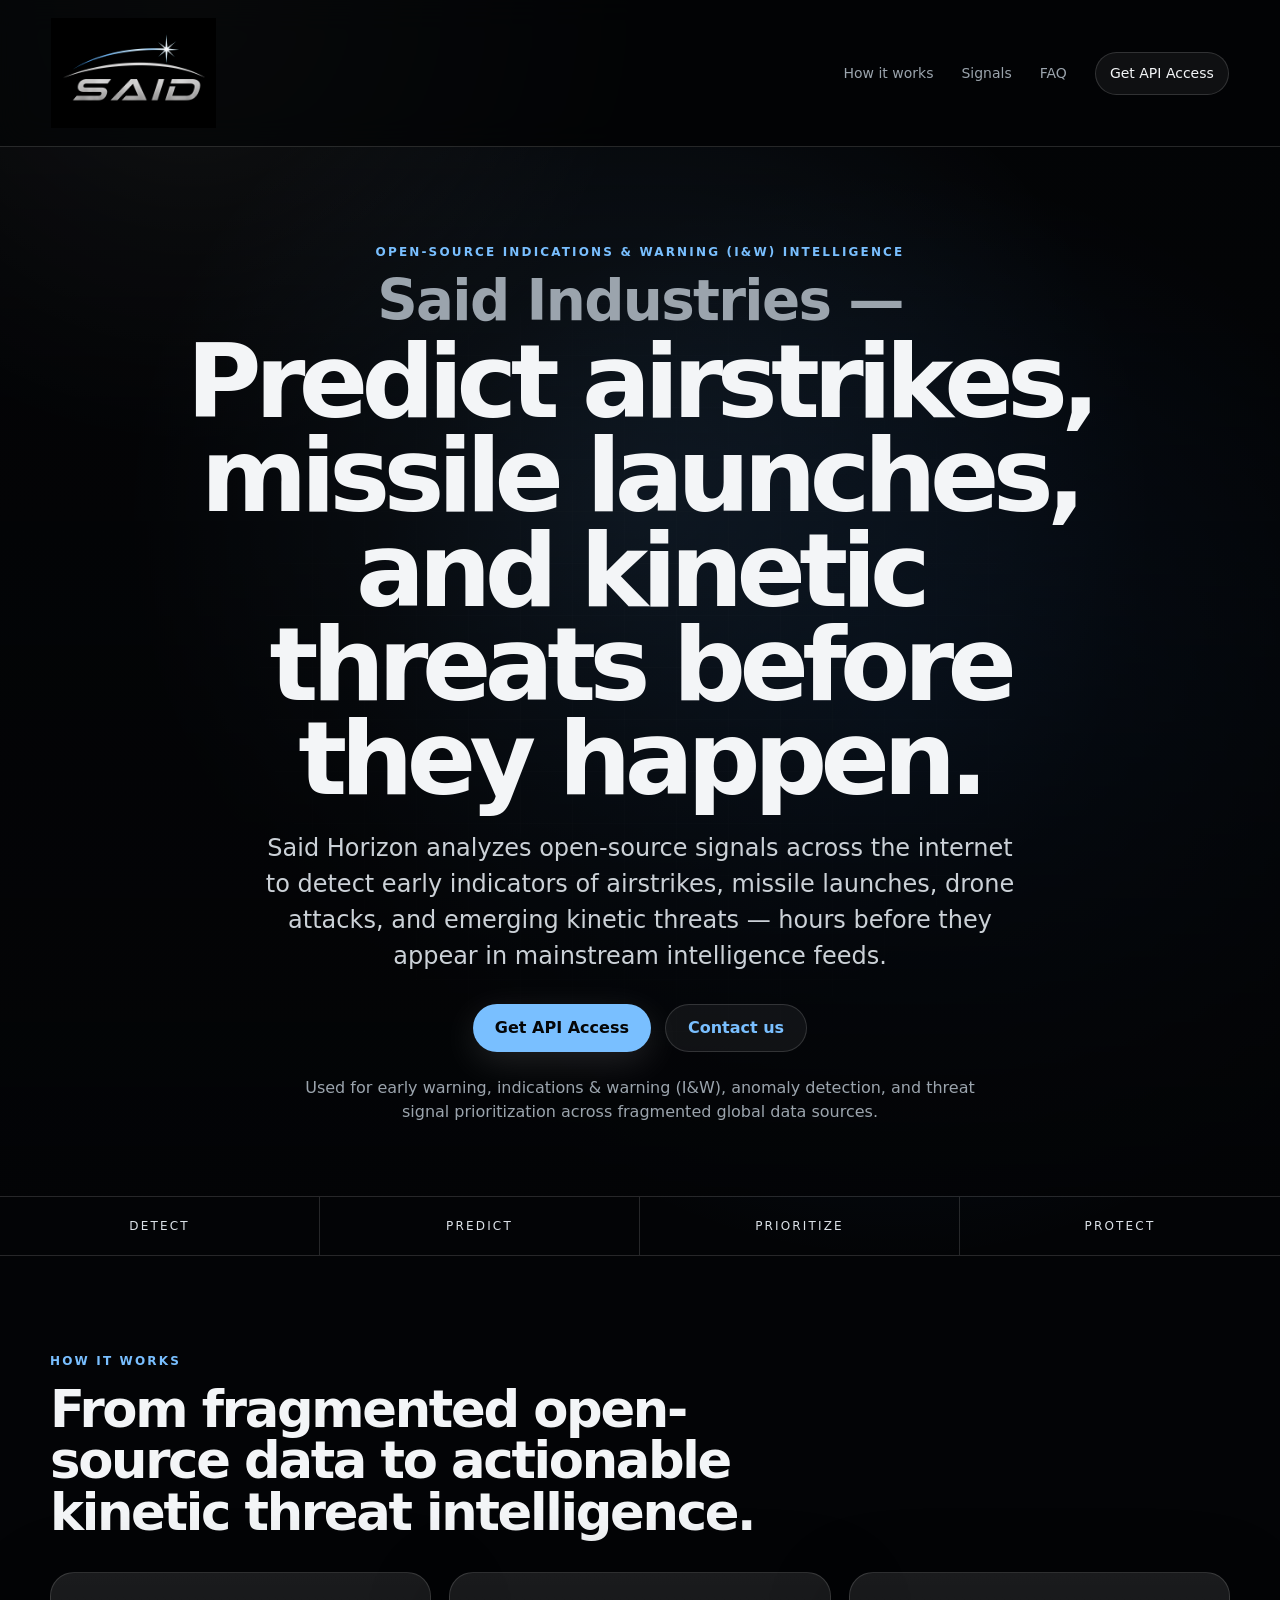
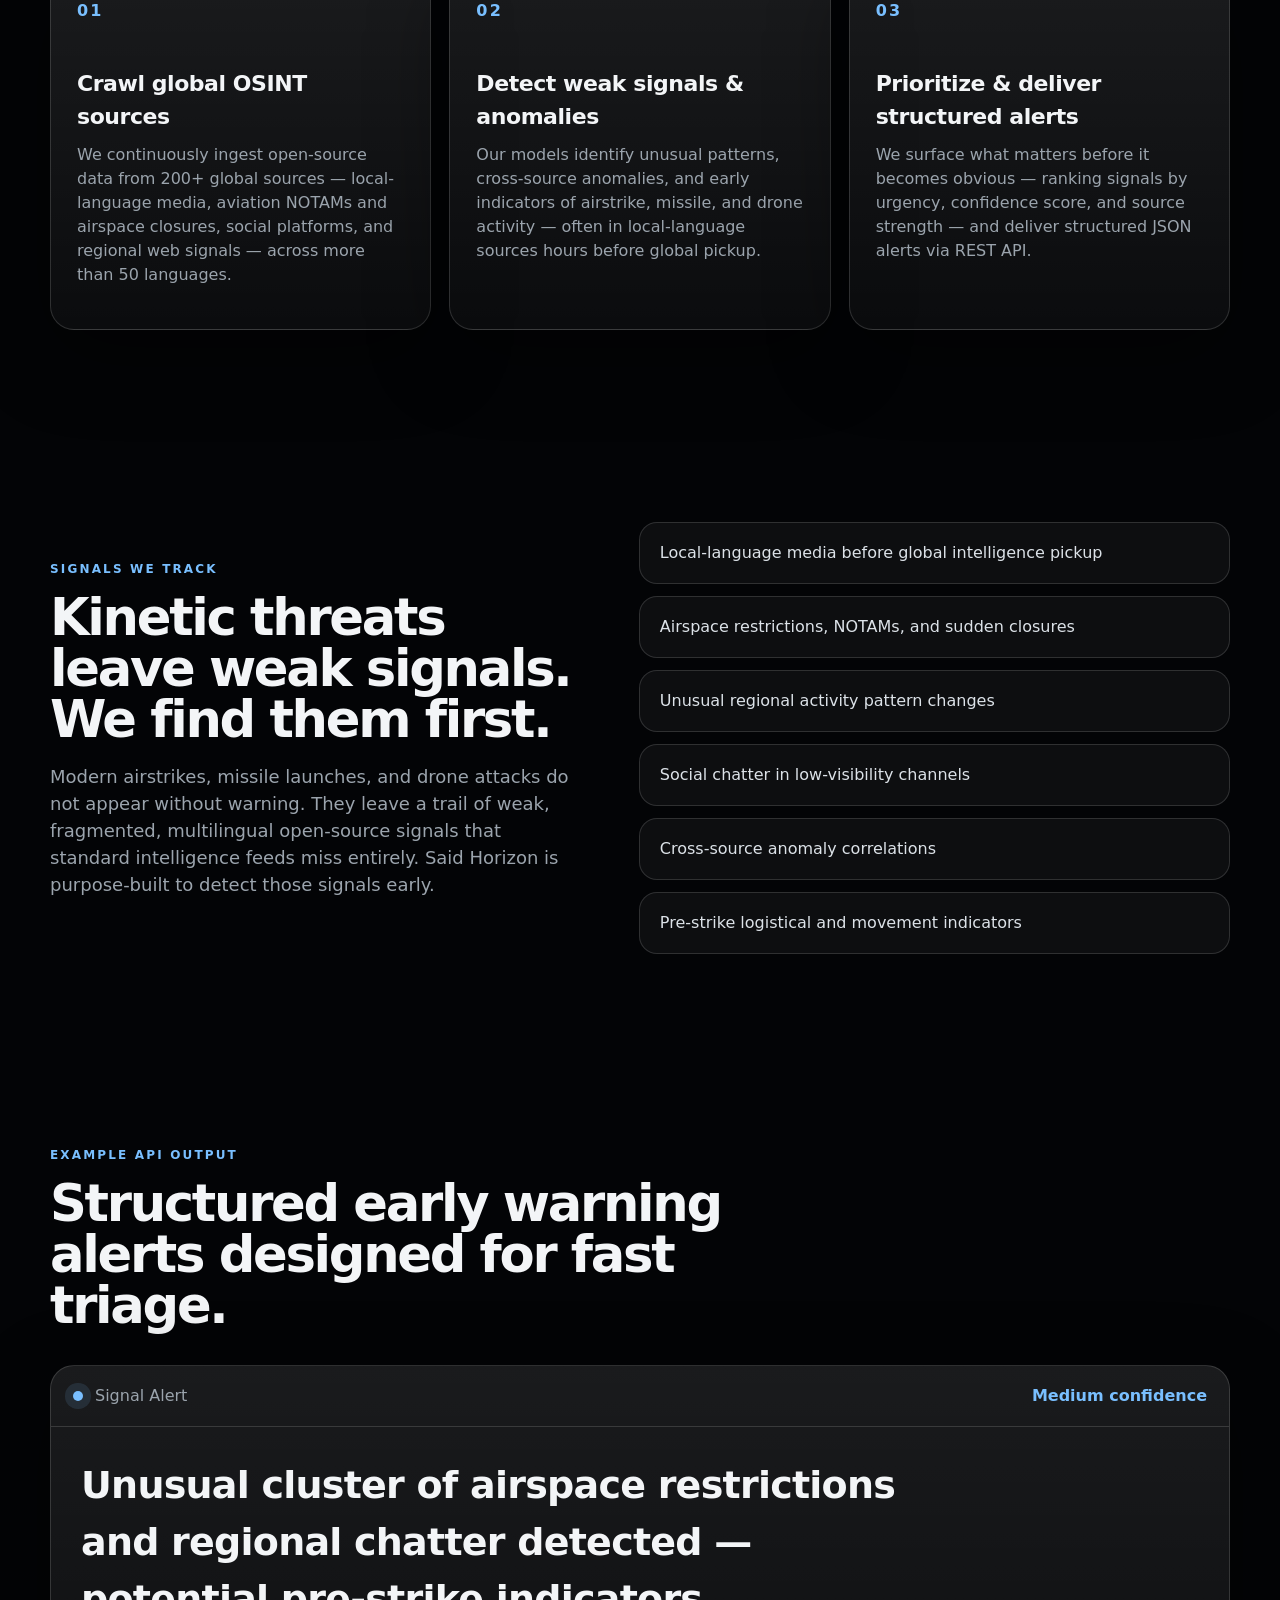
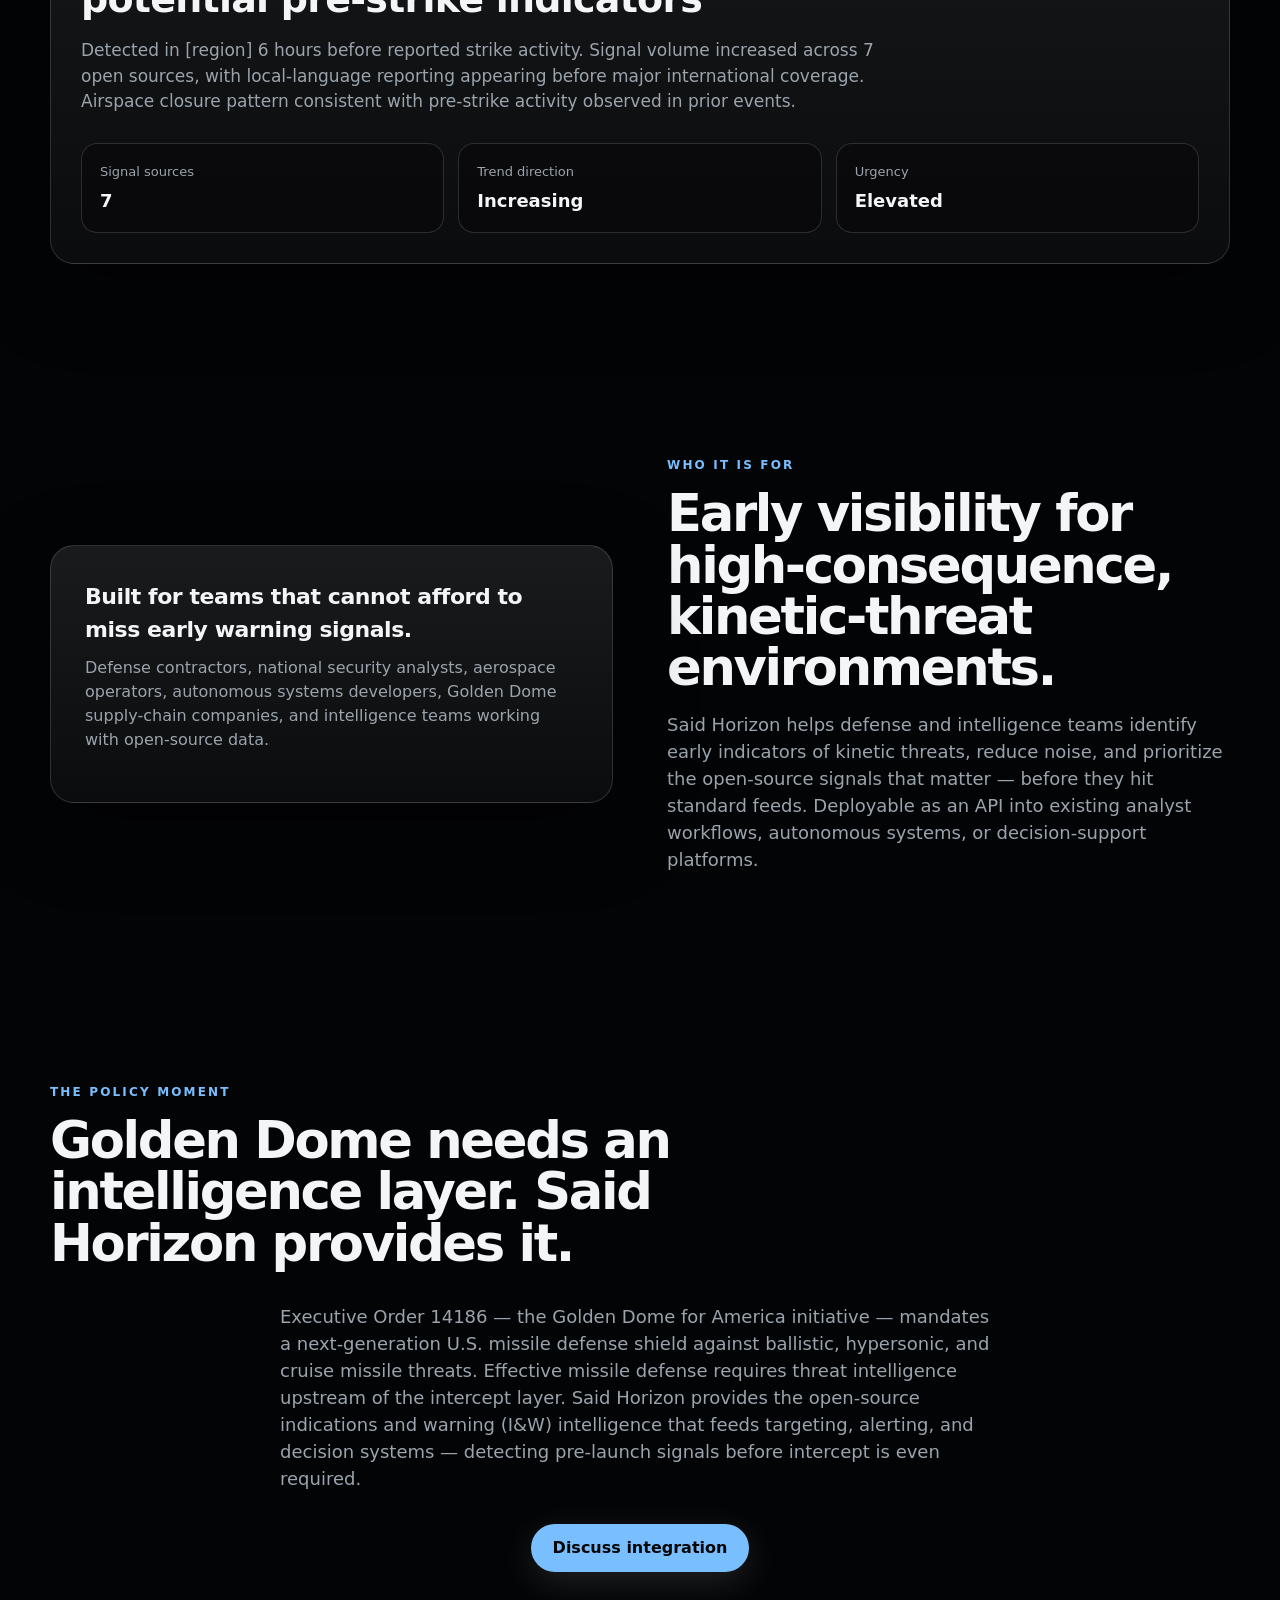
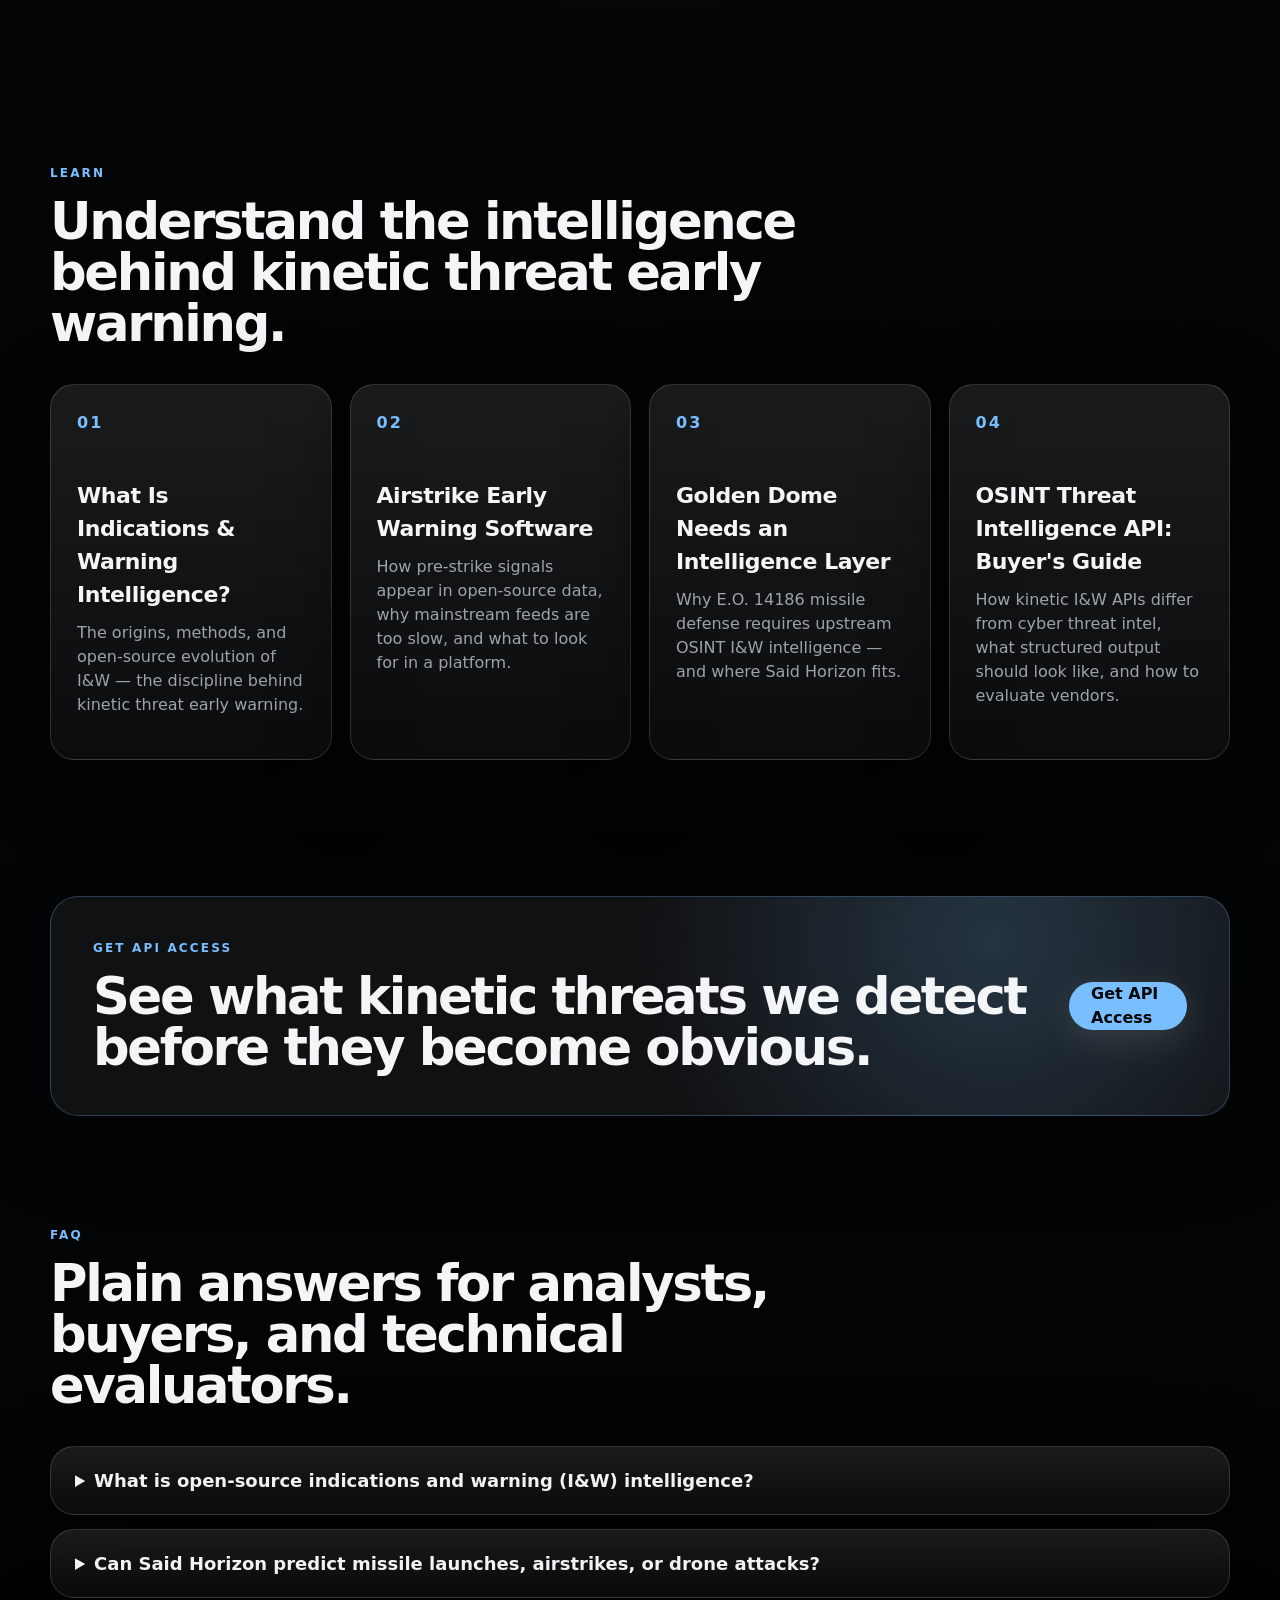
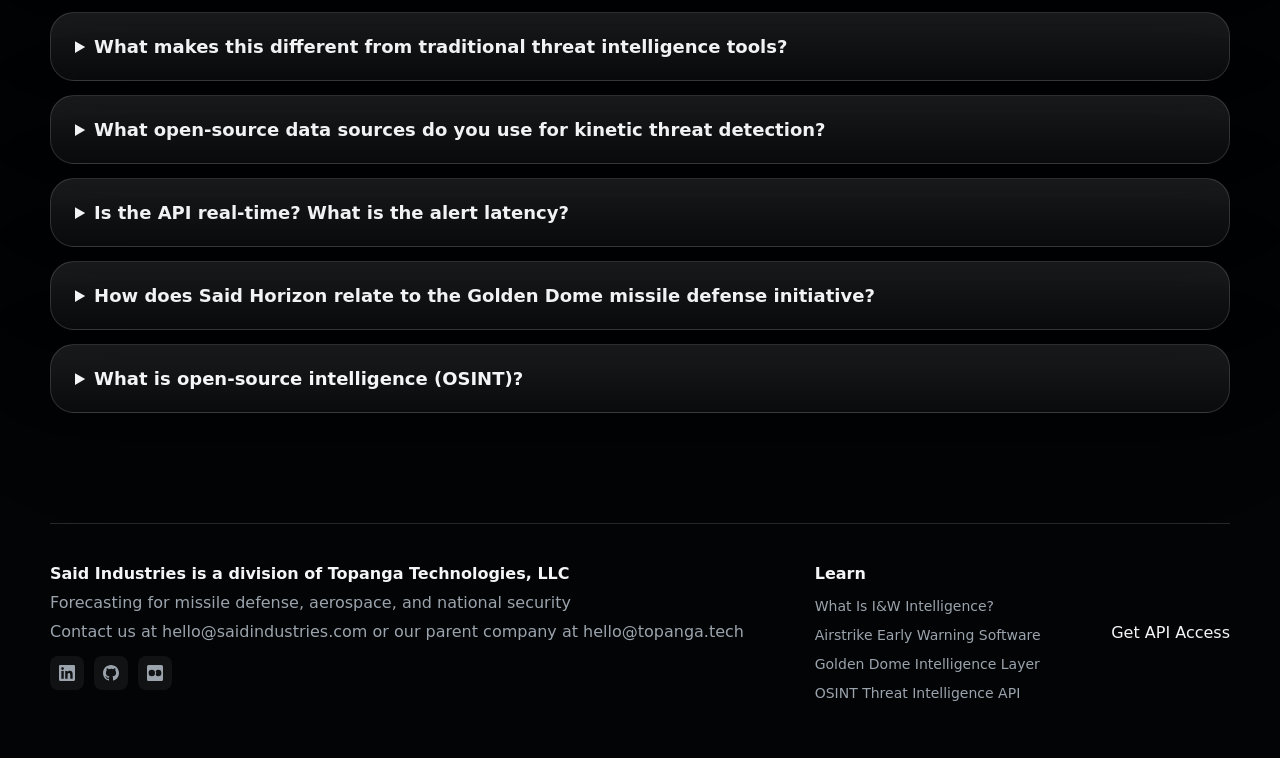
<file: index.html>
<!DOCTYPE html>
<html lang="en">
<head>
  <meta charset="UTF-8" />
  <meta name="viewport" content="width=device-width, initial-scale=1.0" />

  <!-- ═══════════════════════════════════════════════════════════
       PRIMARY TITLE & META
       Target keywords: "indications and warning OSINT", "airstrike
       early warning software", "strike prediction API",
       "open source threat intelligence API", "kinetic threat
       early warning"
  ═══════════════════════════════════════════════════════════ -->
  <title>Said Industries — OSINT Early Warning API for Missile Defense | Said Horizon</title>

  <meta name="description" content="Said Horizon is an open-source indications and warning (I&W) intelligence API that detects early signals of airstrikes, missile launches, and kinetic threats before they happen. Real-time OSINT signal analysis for defense, aerospace, and national security teams." />

  <meta name="keywords" content="indications and warning intelligence, open source indications and warning, I&W OSINT, airstrike early warning software, missile launch prediction, kinetic threat early warning, strike prediction API, open source threat intelligence API, airspace anomaly detection, OSINT threat intelligence API, pre-attack signal detection, drone attack prediction, missile defense OSINT, Golden Dome intelligence layer, early warning intelligence software, defense OSINT platform, threat signal aggregation, weak signal detection defense" />

  <!-- ═══════════════════════════════════════════════════════════
       OPEN GRAPH (LinkedIn shares matter for defense buyers)
  ═══════════════════════════════════════════════════════════ -->
  <meta property="og:title" content="Said Industries — OSINT Early Warning API for Missile Defense | Said Horizon" />
  <meta property="og:description" content="Detect early signals of airstrikes, missile launches, and kinetic threats before they happen. Real-time OSINT I&W intelligence for defense and aerospace teams." />
  <meta property="og:type" content="website" />
  <meta property="og:url" content="https://saidindustries.com" />

  <!-- Twitter card -->
  <meta name="twitter:card" content="summary_large_image" />
  <meta name="twitter:title" content="Said Industries — OSINT Early Warning API for Missile Defense | Said Horizon" />
  <meta name="twitter:description" content="Real-time open-source indications and warning (I&W) intelligence. Detect weak signals of missile launches, airstrikes, and drone attacks before they hit mainstream feeds." />

  <!-- Canonical -->
  <link rel="canonical" href="https://saidindustries.com/" />

  <link rel="preload" as="image" href="assets/said-logo.png" />
  <link rel="stylesheet" href="styles.css" />
  <link rel="icon" href="favicon.ico" type="image/x-icon">

  <!-- ═══════════════════════════════════════════════════════════
       STRUCTURED DATA
       Organization + SoftwareApplication schemas help Google
       surface this in relevant searches
  ═══════════════════════════════════════════════════════════ -->
  <script type="application/ld+json">
  {
    "@context": "https://schema.org",
    "@type": "Organization",
    "name": "Said Industries",
    "alternateName": "Said Horizon",
    "url": "https://saidindustries.com",
    "description": "Said Industries builds Said Horizon, an open-source indications and warning (I&W) intelligence API that detects early signals of airstrikes, missile launches, and kinetic threats using real-time OSINT signal analysis.",
    "foundingDate": "2026",
    "areaServed": "Worldwide",
    "knowsAbout": ["open-source intelligence", "indications and warning", "missile defense", "kinetic threat detection", "early warning intelligence", "OSINT API"],
    "contactPoint": {
      "@type": "ContactPoint",
      "email": "hello@saidindustries.com",
      "contactType": "sales"
    },
    "sameAs": [
      "https://www.linkedin.com/company/said-industries",
      "https://github.com/said-industries",
      "https://www.crunchbase.com/organization/said-industries"
    ]
  }
  </script>

  <script type="application/ld+json">
  {
    "@context": "https://schema.org",
    "@type": "SoftwareApplication",
    "name": "Said Horizon",
    "applicationCategory": "SecurityApplication",
    "operatingSystem": "API / Cloud",
    "description": "Said Horizon is a real-time open-source indications and warning (I&W) intelligence API. It continuously crawls global open-source data — local media, airspace notices, social signals, and regional chatter — to detect early indicators of airstrikes, missile launches, drone attacks, and kinetic events before they appear in mainstream intelligence feeds.",
    "offers": {
      "@type": "Offer",
      "priceCurrency": "USD",
      "description": "Usage-based API pricing. Starter: $0.01/request. Pro: $0.005/request + monthly SaaS fee. Enterprise: custom.",
      "url": "https://calendly.com/will-saidindustries/api-access"
    },
    "provider": {
      "@type": "Organization",
      "name": "Said Industries"
    },
    "featureList": [
      "Real-time OSINT signal ingestion from 200+ global sources",
      "Early warning alerts for airstrikes, missile launches, and drone attacks",
      "Multilingual signal detection including local language media",
      "Airspace restriction and closure monitoring",
      "Confidence scoring and chain-of-reasoning output",
      "REST API with structured JSON alerts",
      "Signal cluster analysis and anomaly detection"
    ]
  }
  </script>

  <!-- FAQ schema — directly targets question-based searches like
       "how do I get early warning of missile attacks" -->
  <script type="application/ld+json">
  {
    "@context": "https://schema.org",
    "@type": "FAQPage",
    "mainEntity": [
      {
        "@type": "Question",
        "name": "What is open-source indications and warning (I&W) intelligence?",
        "acceptedAnswer": {
          "@type": "Answer",
          "text": "Indications and warning (I&W) intelligence is the practice of identifying early signals that a hostile action — such as a missile launch, airstrike, or kinetic attack — may be imminent. Open-source I&W uses publicly available data sources: local language media, airspace restrictions, social channels, and regional web sources to detect these signals before they appear in mainstream intelligence feeds."
        }
      },
      {
        "@type": "Question",
        "name": "Can Said Horizon predict missile launches or airstrikes?",
        "acceptedAnswer": {
          "@type": "Answer",
          "text": "Said Horizon identifies early indicators of potential activity. The system detects weak signals, anomalies, and cross-source correlations before a kinetic event becomes obvious. It is designed to be used as an early warning and prioritization layer — not as a single source of truth."
        }
      },
      {
        "@type": "Question",
        "name": "What is an OSINT threat intelligence API?",
        "acceptedAnswer": {
          "@type": "Answer",
          "text": "An OSINT threat intelligence API is a programmatic interface that delivers structured intelligence derived from open-source data — public media, government notices, social platforms, and aviation data. Said Horizon's API returns structured alert objects including signal sources, confidence scores, urgency ratings, and chain-of-reasoning."
        }
      },
      {
        "@type": "Question",
        "name": "What data sources does Said Horizon use for kinetic threat detection?",
        "acceptedAnswer": {
          "@type": "Answer",
          "text": "Said Horizon ingests local language media (before global pickup), airspace restriction and closure notices, regional social channels, cross-source anomaly correlations, and sudden changes in regional activity patterns. Source coverage depends on the deployment and customer requirements."
        }
      },
      {
        "@type": "Question",
        "name": "How is Said Horizon different from traditional threat intelligence tools?",
        "acceptedAnswer": {
          "@type": "Answer",
          "text": "Most threat intelligence platforms focus on cyber threats: malware, phishing, compromised IPs. Said Horizon is specifically built for kinetic threat early warning — airstrikes, missile launches, and drone attacks — using open-source signals. It is API-first, real-time, and focused on the indications and warning mission rather than broad analyst dashboards."
        }
      },
      {
        "@type": "Question",
        "name": "How does Said Horizon relate to the Golden Dome missile defense initiative?",
        "acceptedAnswer": {
          "@type": "Answer",
          "text": "The Golden Dome initiative (E.O. 14186) mandates a next-generation U.S. missile defense shield against ballistic, hypersonic, and cruise threats. Effective missile defense requires threat intelligence upstream of the intercept layer — Said Horizon provides the open-source indications and warning intelligence layer that feeds targeting, alerting, and decision systems."
        }
      }
    ]
  }
  </script>
</head>
<body>
  <header class="site-header">
    <a class="brand" href="#top" aria-label="Said Industries — Said Horizon OSINT early warning platform home">
      <img src="assets/said-logo.png" alt="Said Industries logo" />
    </a>

    <nav class="nav">
      <a href="#how">How it works</a>
      <a href="#signals">Signals</a>
      <a href="#faq">FAQ</a>
      <a class="nav-cta" href="https://calendly.com/will-saidindustries/api-access" target="_blank" rel="noopener">Get API Access</a>
    </nav>

    <button class="menu-button" aria-label="Open menu" aria-expanded="false">
      <span></span><span></span>
    </button>
  </header>

  <main id="top">

    <!-- ═══════════════════════════════════════════
         HERO
         H1 contains primary keyword phrase.
         Subhead reinforces I&W terminology and
         secondary keywords.
    ═══════════════════════════════════════════ -->
    <section class="hero">
      <div class="hero-bg"></div>
      <div class="hero-content">
        <p class="eyebrow">Open-source indications &amp; warning (I&amp;W) intelligence</p>
        <h1><span class="brand-name">Said Industries —</span> Predict airstrikes, missile launches, and kinetic threats before they happen.</h1>
        <p class="hero-copy">
          Said Horizon analyzes open-source signals across the internet to detect early indicators of airstrikes, missile launches, drone attacks, and emerging kinetic threats — hours before they appear in mainstream intelligence feeds.
        </p>
        <div class="hero-actions">
          <a class="button primary" href="https://calendly.com/will-saidindustries/api-access" target="_blank" rel="noopener">Get API Access</a>
          <a class="button secondary" href="mailto:hello@saidindustries.com">Contact us</a>
        </div>
        <p class="hero-note">
          Used for early warning, indications &amp; warning (I&amp;W), anomaly detection, and threat signal prioritization across fragmented global data sources.
        </p>
      </div>
    </section>

    <section class="trust-strip" aria-label="Core capabilities">
      <span>Detect</span>
      <span>Predict</span>
      <span>Prioritize</span>
      <span>Protect</span>
    </section>

    <!-- ═══════════════════════════════════════════
         HOW IT WORKS
         Natural use of "kinetic threat," "OSINT,"
         "early warning," "indications and warning"
    ═══════════════════════════════════════════ -->
    <section id="how" class="section">
      <div class="section-heading">
        <p class="eyebrow">How it works</p>
        <h2>From fragmented open-source data to actionable kinetic threat intelligence.</h2>
      </div>

      <div class="cards three">
        <article class="card">
          <div class="card-number">01</div>
          <h3>Crawl global OSINT sources</h3>
          <p>We continuously ingest open-source data from 200+ global sources — local-language media, aviation NOTAMs and airspace closures, social platforms, and regional web signals — across more than 50 languages.</p>
        </article>

        <article class="card">
          <div class="card-number">02</div>
          <h3>Detect weak signals &amp; anomalies</h3>
          <p>Our models identify unusual patterns, cross-source anomalies, and early indicators of airstrike, missile, and drone activity — often in local-language sources hours before global pickup.</p>
        </article>

        <article class="card">
          <div class="card-number">03</div>
          <h3>Prioritize &amp; deliver structured alerts</h3>
          <p>We surface what matters before it becomes obvious — ranking signals by urgency, confidence score, and source strength — and deliver structured JSON alerts via REST API.</p>
        </article>
      </div>
    </section>

    <!-- ═══════════════════════════════════════════
         SIGNALS
         Reinforces specific signal types that
         buyers search for
    ═══════════════════════════════════════════ -->
    <section id="signals" class="section split">
      <div>
        <p class="eyebrow">Signals we track</p>
        <h2>Kinetic threats leave weak signals. We find them first.</h2>
        <p class="section-copy">
          Modern airstrikes, missile launches, and drone attacks do not appear without warning. They leave a trail of weak, fragmented, multilingual open-source signals that standard intelligence feeds miss entirely. Said Horizon is purpose-built to detect those signals early.
        </p>
      </div>

      <div class="signal-list">
        <div class="signal-item">Local-language media before global intelligence pickup</div>
        <div class="signal-item">Airspace restrictions, NOTAMs, and sudden closures</div>
        <div class="signal-item">Unusual regional activity pattern changes</div>
        <div class="signal-item">Social chatter in low-visibility channels</div>
        <div class="signal-item">Cross-source anomaly correlations</div>
        <div class="signal-item">Pre-strike logistical and movement indicators</div>
      </div>
    </section>

    <!-- ═══════════════════════════════════════════
         EXAMPLE OUTPUT
    ═══════════════════════════════════════════ -->
    <section id="example" class="section">
      <div class="section-heading">
        <p class="eyebrow">Example API output</p>
        <h2>Structured early warning alerts designed for fast triage.</h2>
      </div>

      <div class="alert-shell">
        <div class="alert-header">
          <span class="pulse"></span>
          <span>Signal Alert</span>
          <strong>Medium confidence</strong>
        </div>
        <div class="alert-body">
          <h3>Unusual cluster of airspace restrictions and regional chatter detected — potential pre-strike indicators</h3>
          <p>
            Detected in [region] 6 hours before reported strike activity. Signal volume increased across 7 open sources, with local-language reporting appearing before major international coverage. Airspace closure pattern consistent with pre-strike activity observed in prior events.
          </p>
          <div class="alert-grid">
            <div><span>Signal sources</span><strong>7</strong></div>
            <div><span>Trend direction</span><strong>Increasing</strong></div>
            <div><span>Urgency</span><strong>Elevated</strong></div>
          </div>
        </div>
      </div>
    </section>

    <!-- ═══════════════════════════════════════════
         WHO IT'S FOR
         Explicitly names buyer types so Google
         indexes the page for those searches
    ═══════════════════════════════════════════ -->
    <section class="section split reversed">
      <div class="panel">
        <h3>Built for teams that cannot afford to miss early warning signals.</h3>
        <p>Defense contractors, national security analysts, aerospace operators, autonomous systems developers, Golden Dome supply-chain companies, and intelligence teams working with open-source data.</p>
      </div>

      <div>
        <p class="eyebrow">Who it is for</p>
        <h2>Early visibility for high-consequence, kinetic-threat environments.</h2>
        <p class="section-copy">
          Said Horizon helps defense and intelligence teams identify early indicators of kinetic threats, reduce noise, and prioritize the open-source signals that matter — before they hit standard feeds. Deployable as an API into existing analyst workflows, autonomous systems, or decision-support platforms.
        </p>
      </div>
    </section>

    <!-- ═══════════════════════════════════════════
         GOLDEN DOME CONTEXT
         New section targeting Golden Dome search
         traffic and defense-adjacent buyers
    ═══════════════════════════════════════════ -->
    <section id="golden-dome" class="section">
      <div class="section-heading">
        <p class="eyebrow">The policy moment</p>
        <h2>Golden Dome needs an intelligence layer. Said Horizon provides it.</h2>
      </div>
      <p class="section-copy" style="max-width:720px;margin:0 auto 2rem;">
        Executive Order 14186 — the Golden Dome for America initiative — mandates a next-generation U.S. missile defense shield against ballistic, hypersonic, and cruise missile threats. Effective missile defense requires threat intelligence upstream of the intercept layer. Said Horizon provides the open-source indications and warning (I&amp;W) intelligence that feeds targeting, alerting, and decision systems — detecting pre-launch signals before intercept is even required.
      </p>
      <div style="text-align:center;">
        <a class="button primary" href="https://calendly.com/will-saidindustries/api-access" target="_blank" rel="noopener">Discuss integration</a>
      </div>
    </section>

    <!-- ═══════════════════════════════════════════
         RESOURCES / LEARN
    ═══════════════════════════════════════════ -->
    <section id="learn" class="section">
      <div class="section-heading">
        <p class="eyebrow">Learn</p>
        <h2>Understand the intelligence behind kinetic threat early warning.</h2>
      </div>
      <div class="cards three" style="grid-template-columns:repeat(auto-fit,minmax(260px,1fr));">
        <a class="card" href="what-is-indications-and-warning-intelligence.html" style="display:block;text-decoration:none;">
          <div class="card-number">01</div>
          <h3>What Is Indications &amp; Warning Intelligence?</h3>
          <p>The origins, methods, and open-source evolution of I&amp;W — the discipline behind kinetic threat early warning.</p>
        </a>
        <a class="card" href="airstrike-early-warning-software.html" style="display:block;text-decoration:none;">
          <div class="card-number">02</div>
          <h3>Airstrike Early Warning Software</h3>
          <p>How pre-strike signals appear in open-source data, why mainstream feeds are too slow, and what to look for in a platform.</p>
        </a>
        <a class="card" href="golden-dome-intelligence-layer.html" style="display:block;text-decoration:none;">
          <div class="card-number">03</div>
          <h3>Golden Dome Needs an Intelligence Layer</h3>
          <p>Why E.O. 14186 missile defense requires upstream OSINT I&amp;W intelligence — and where Said Horizon fits.</p>
        </a>
        <a class="card" href="osint-threat-intelligence-api.html" style="display:block;text-decoration:none;">
          <div class="card-number">04</div>
          <h3>OSINT Threat Intelligence API: Buyer's Guide</h3>
          <p>How kinetic I&amp;W APIs differ from cyber threat intel, what structured output should look like, and how to evaluate vendors.</p>
        </a>
      </div>
    </section>

    <section class="cta-section">
      <div>
        <p class="eyebrow">Get API Access</p>
        <h2>See what kinetic threats we detect before they become obvious.</h2>
      </div>
      <a class="button primary" href="https://calendly.com/will-saidindustries/api-access" target="_blank" rel="noopener">Get API Access</a>
    </section>

    <!-- ═══════════════════════════════════════════
         FAQ
         FAQ schema above targets these as rich
         results. Questions are phrased as buyers
         actually search them.
    ═══════════════════════════════════════════ -->
    <section id="faq" class="section faq">
      <div class="section-heading">
        <p class="eyebrow">FAQ</p>
        <h2>Plain answers for analysts, buyers, and technical evaluators.</h2>
      </div>

      <details>
        <summary>What is open-source indications and warning (I&amp;W) intelligence?</summary>
        <p>Indications and warning (I&amp;W) intelligence is the practice of detecting early signals that a hostile action — such as a missile launch, airstrike, or kinetic attack — may be imminent. Open-source I&amp;W uses publicly available data: local-language media, airspace notices, social channels, and regional web sources to detect these signals before they appear in mainstream intelligence feeds. Said Horizon is purpose-built for this mission.</p>
      </details>

      <details>
        <summary>Can Said Horizon predict missile launches, airstrikes, or drone attacks?</summary>
        <p>Said Horizon identifies early indicators of potential kinetic activity. The system detects weak signals, anomalies, and cross-source correlations before an event becomes obvious in mainstream feeds. It is designed to be used as an early warning and prioritization layer — not as a single source of truth.</p>
      </details>

      <details>
        <summary>What makes this different from traditional threat intelligence tools?</summary>
        <p>Most threat intelligence platforms focus on cyber threats — malware, phishing, and compromised infrastructure. Said Horizon is purpose-built for kinetic threat early warning: airstrikes, missile launches, and drone attacks. It is API-first, real-time, and focused on the indications and warning mission rather than broad analyst dashboards or cyber defense use cases.</p>
      </details>

      <details>
        <summary>What open-source data sources do you use for kinetic threat detection?</summary>
        <p>Sources include local-language media (often appearing before global pickup), aviation NOTAMs and airspace restriction notices, public social channels, government pages, and regional web sources. Said Horizon also monitors cross-source anomaly patterns that correlate with pre-strike activity. Source coverage depends on the deployment and customer requirements.</p>
      </details>

      <details>
        <summary>Is the API real-time? What is the alert latency?</summary>
        <p>The system is designed for continuous ingestion and rapid alerting. Latency depends on source type, access method, and deployment environment. For most open-source feeds, signal detection occurs significantly ahead of mainstream intelligence pickup.</p>
      </details>

      <details>
        <summary>How does Said Horizon relate to the Golden Dome missile defense initiative?</summary>
        <p>The Golden Dome initiative (E.O. 14186, Jan. 2025) mandates next-generation U.S. homeland missile defense against ballistic, hypersonic, and cruise threats. Effective missile defense requires upstream threat intelligence — Said Horizon provides the open-source indications and warning layer that feeds targeting, alerting, and decision systems before an intercept is even required.</p>
      </details>

      <details>
        <summary>What is open-source intelligence (OSINT)?</summary>
        <p>Open-source intelligence (OSINT) is intelligence gathered from publicly available sources: websites, news media, public social channels, aviation notices, government databases, and other online data. Said Horizon applies OSINT specifically to the kinetic threat domain — detecting early signals of airstrikes, missile launches, and drone attacks.</p>
      </details>
    </section>
  </main>

  <footer class="footer" style="align-items:flex-start;gap:40px;flex-wrap:wrap;">
    <div>
      <strong>Said Industries is a division of <a href="https://topanga.tech">Topanga Technologies, LLC</a></strong>
      <p>Forecasting for missile defense, aerospace, and national security</p>
      <p>Contact us at hello@saidindustries.com or our parent company at hello@topanga.tech</p>
      <div style="display:flex;gap:10px;margin-top:12px;">
        <a href="https://www.linkedin.com/company/said-industries" target="_blank" rel="noopener" aria-label="LinkedIn" style="display:flex;align-items:center;justify-content:center;width:34px;height:34px;border-radius:8px;background:var(--panel);color:var(--muted);transition:background 0.15s,color 0.15s;" onmouseover="this.style.background='var(--panel-strong)';this.style.color='var(--text)'" onmouseout="this.style.background='var(--panel)';this.style.color='var(--muted)'">
          <svg width="16" height="16" viewBox="0 0 24 24" fill="currentColor"><path d="M20.447 20.452h-3.554v-5.569c0-1.328-.027-3.037-1.852-3.037-1.853 0-2.136 1.445-2.136 2.939v5.667H9.351V9h3.414v1.561h.046c.477-.9 1.637-1.85 3.37-1.85 3.601 0 4.267 2.37 4.267 5.455v6.286zM5.337 7.433a2.062 2.062 0 01-2.063-2.065 2.064 2.064 0 112.063 2.065zm1.782 13.019H3.555V9h3.564v11.452zM22.225 0H1.771C.792 0 0 .774 0 1.729v20.542C0 23.227.792 24 1.771 24h20.451C23.2 24 24 23.227 24 22.271V1.729C24 .774 23.2 0 22.222 0h.003z"/></svg>
        </a>
        <a href="https://github.com/said-industries" target="_blank" rel="noopener" aria-label="GitHub" style="display:flex;align-items:center;justify-content:center;width:34px;height:34px;border-radius:8px;background:var(--panel);color:var(--muted);transition:background 0.15s,color 0.15s;" onmouseover="this.style.background='var(--panel-strong)';this.style.color='var(--text)'" onmouseout="this.style.background='var(--panel)';this.style.color='var(--muted)'">
          <svg width="16" height="16" viewBox="0 0 24 24" fill="currentColor"><path d="M12 0C5.374 0 0 5.373 0 12c0 5.302 3.438 9.8 8.207 11.387.599.111.793-.261.793-.577v-2.234c-3.338.726-4.033-1.416-4.033-1.416-.546-1.387-1.333-1.756-1.333-1.756-1.089-.745.083-.729.083-.729 1.205.084 1.839 1.237 1.839 1.237 1.07 1.834 2.807 1.304 3.492.997.107-.775.418-1.305.762-1.604-2.665-.305-5.467-1.334-5.467-5.931 0-1.311.469-2.381 1.236-3.221-.124-.303-.535-1.524.117-3.176 0 0 1.008-.322 3.301 1.23A11.509 11.509 0 0112 5.803c1.02.005 2.047.138 3.006.404 2.291-1.552 3.297-1.23 3.297-1.23.653 1.653.242 2.874.118 3.176.77.84 1.235 1.911 1.235 3.221 0 4.609-2.807 5.624-5.479 5.921.43.372.823 1.102.823 2.222v3.293c0 .319.192.694.801.576C20.566 21.797 24 17.3 24 12c0-6.627-5.373-12-12-12z"/></svg>
        </a>
        <a href="https://www.crunchbase.com/organization/said-industries" target="_blank" rel="noopener" aria-label="Crunchbase" style="display:flex;align-items:center;justify-content:center;width:34px;height:34px;border-radius:8px;background:var(--panel);color:var(--muted);transition:background 0.15s,color 0.15s;" onmouseover="this.style.background='var(--panel-strong)';this.style.color='var(--text)'" onmouseout="this.style.background='var(--panel)';this.style.color='var(--muted)'">
          <svg width="16" height="16" viewBox="0 0 24 24" fill="currentColor"><path d="M21.6 0H2.4C1.08 0 0 1.08 0 2.4v19.2C0 22.92 1.08 24 2.4 24h19.2c1.32 0 2.4-1.08 2.4-2.4V2.4C24 1.08 22.92 0 21.6 0zM7.2 16.8a4.8 4.8 0 110-9.6 4.8 4.8 0 010 9.6zm9.6 0a4.776 4.776 0 01-3.76-1.814 6.995 6.995 0 000-5.972A4.776 4.776 0 0116.8 7.2a4.8 4.8 0 010 9.6z"/></svg>
        </a>
      </div>
    </div>
    <div style="min-width:200px;">
      <p style="color:var(--text);font-weight:700;margin:0 0 10px;">Learn</p>
      <nav style="display:flex;flex-direction:column;gap:8px;font-size:14px;color:var(--muted);">
        <a href="what-is-indications-and-warning-intelligence.html" style="color:var(--muted);">What Is I&amp;W Intelligence?</a>
        <a href="airstrike-early-warning-software.html" style="color:var(--muted);">Airstrike Early Warning Software</a>
        <a href="golden-dome-intelligence-layer.html" style="color:var(--muted);">Golden Dome Intelligence Layer</a>
        <a href="osint-threat-intelligence-api.html" style="color:var(--muted);">OSINT Threat Intelligence API</a>
      </nav>
    </div>
    <a href="https://calendly.com/will-saidindustries/api-access" target="_blank" rel="noopener" style="align-self:center;">Get API Access</a>
  </footer>

  <script src="script.js"></script>
</body>
</html>
</file>
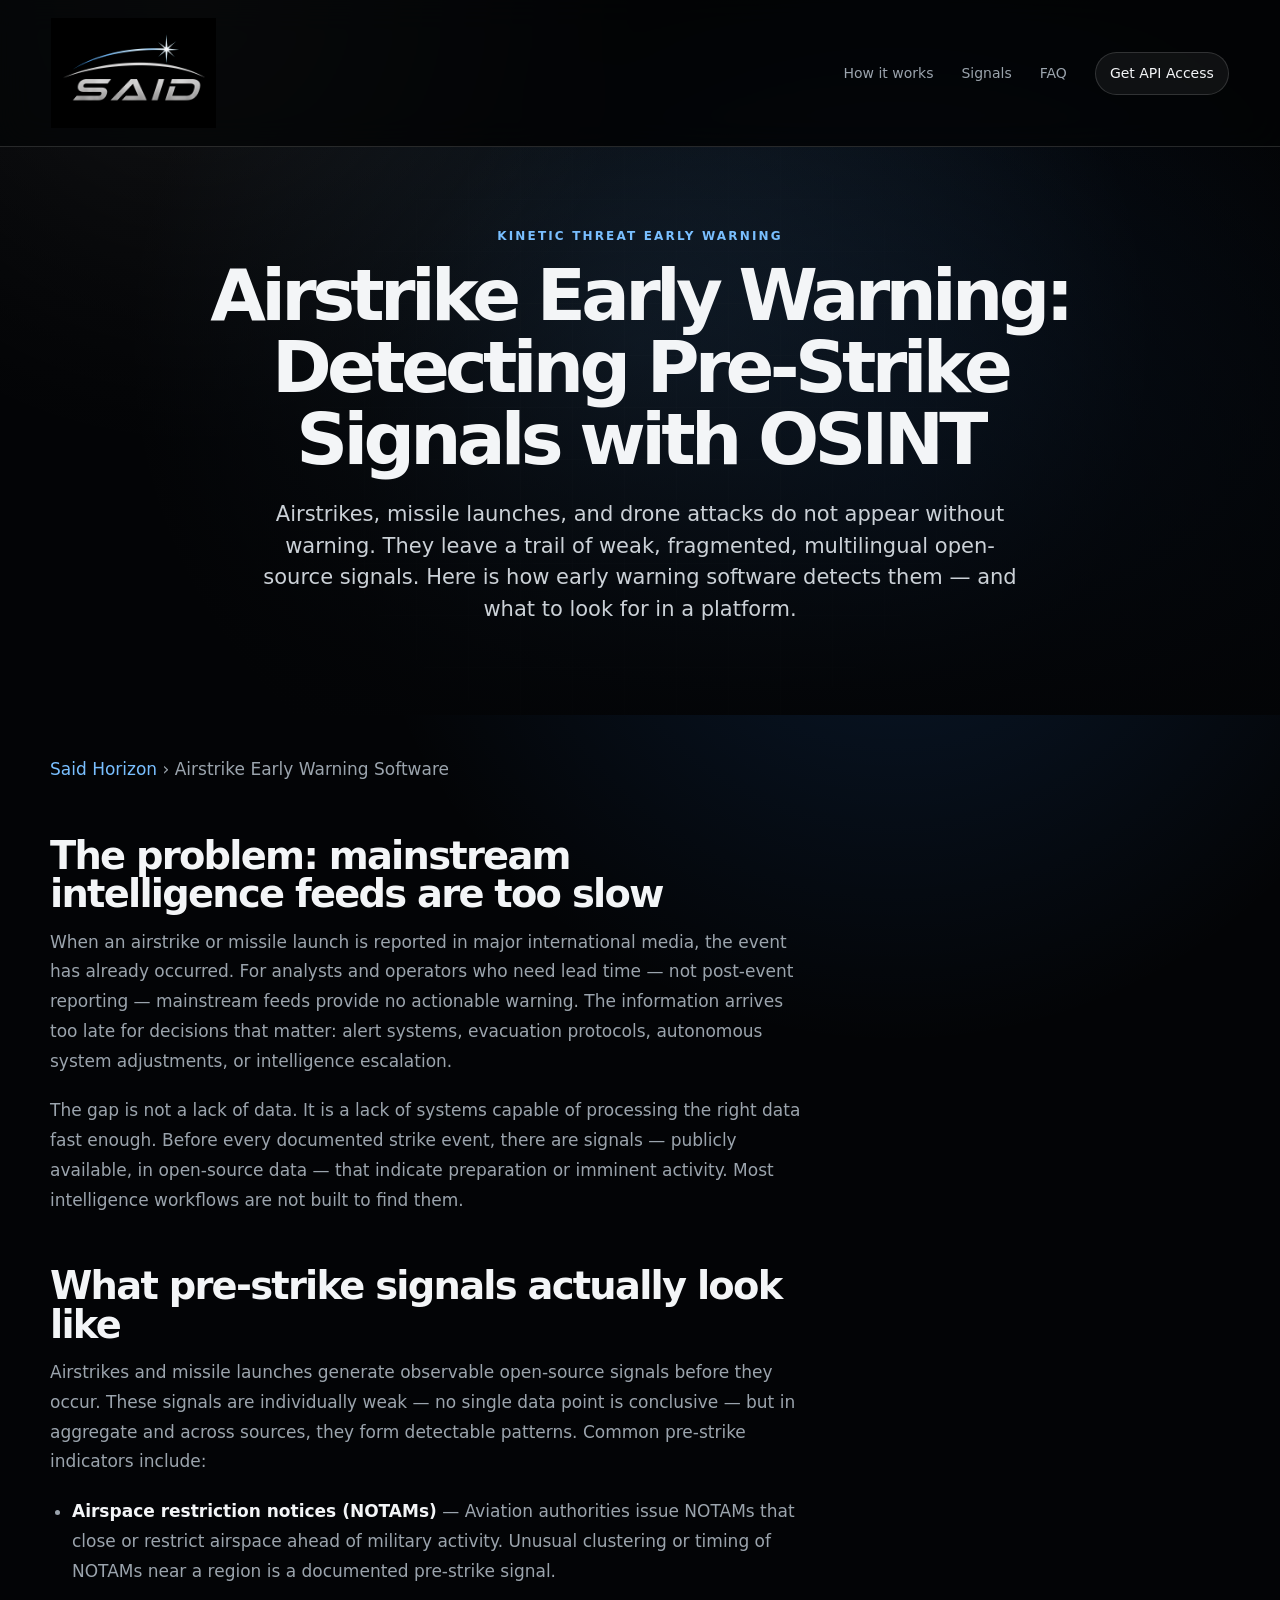
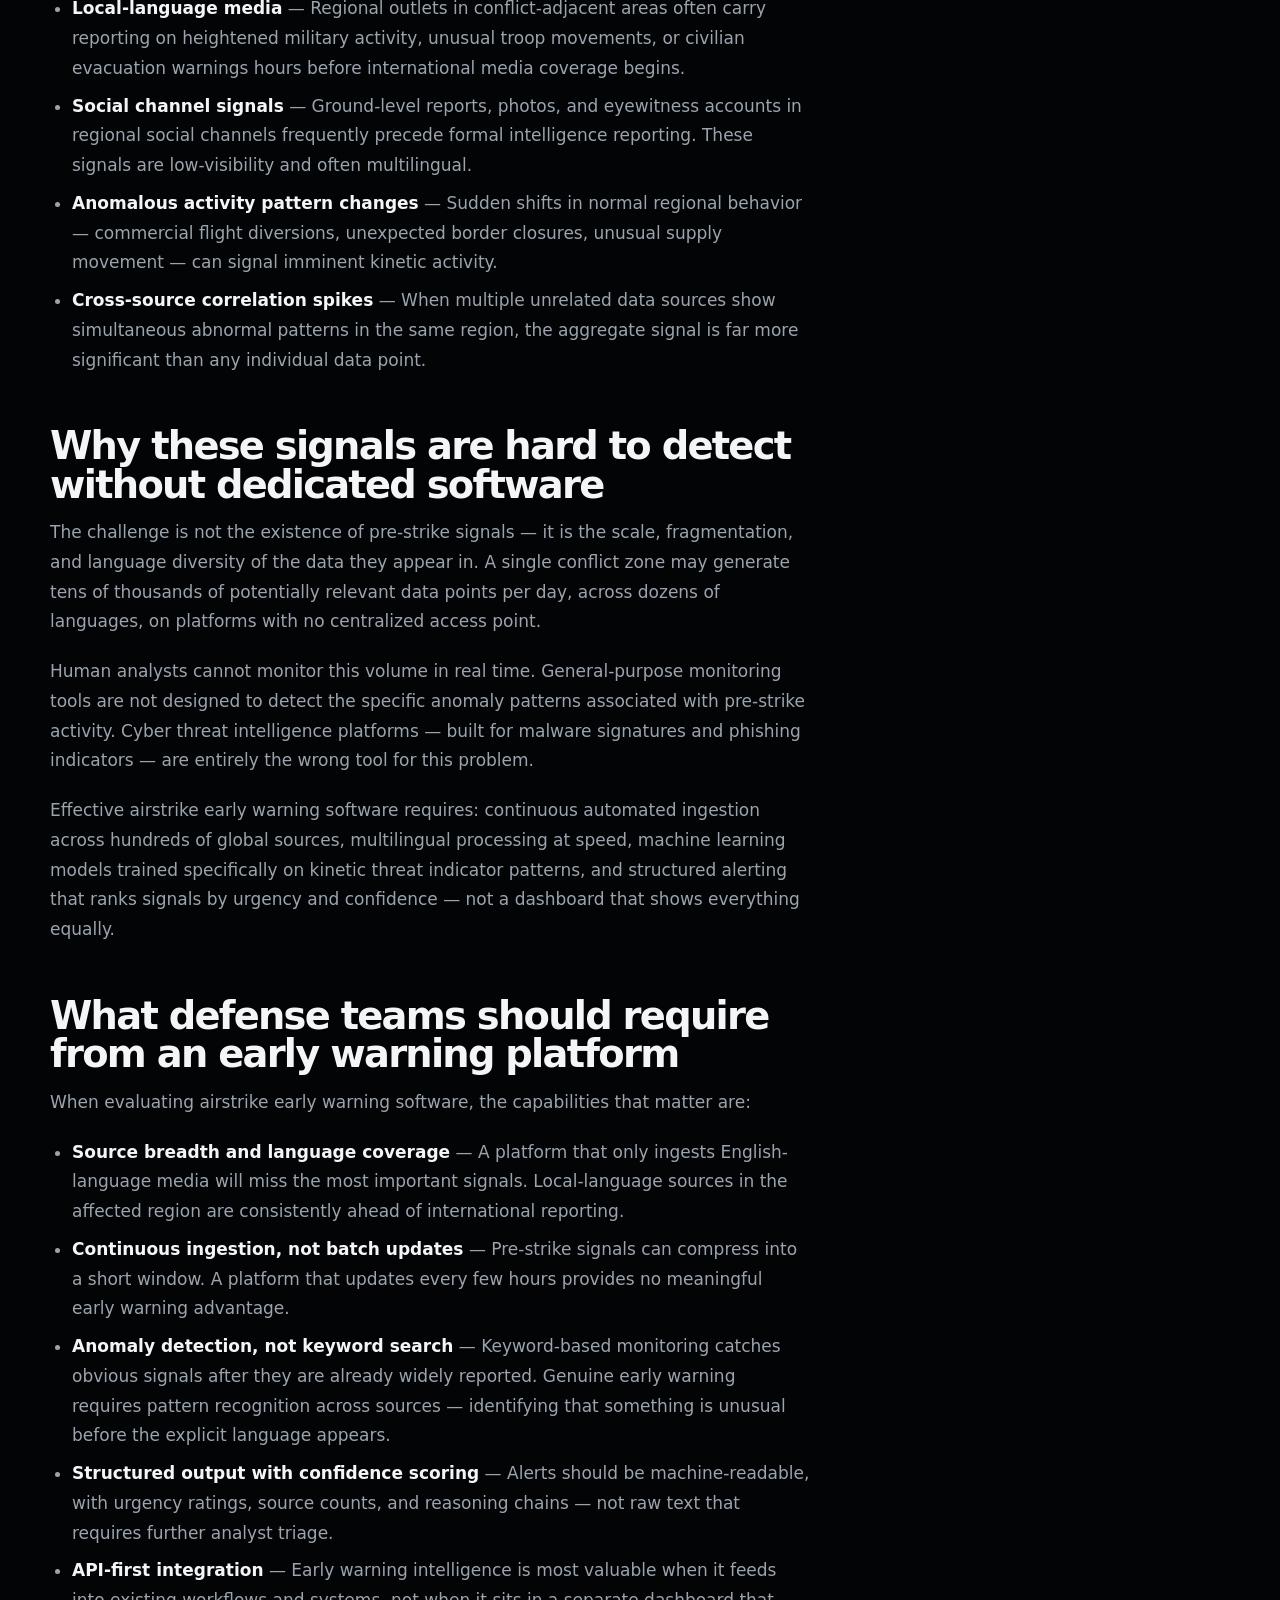
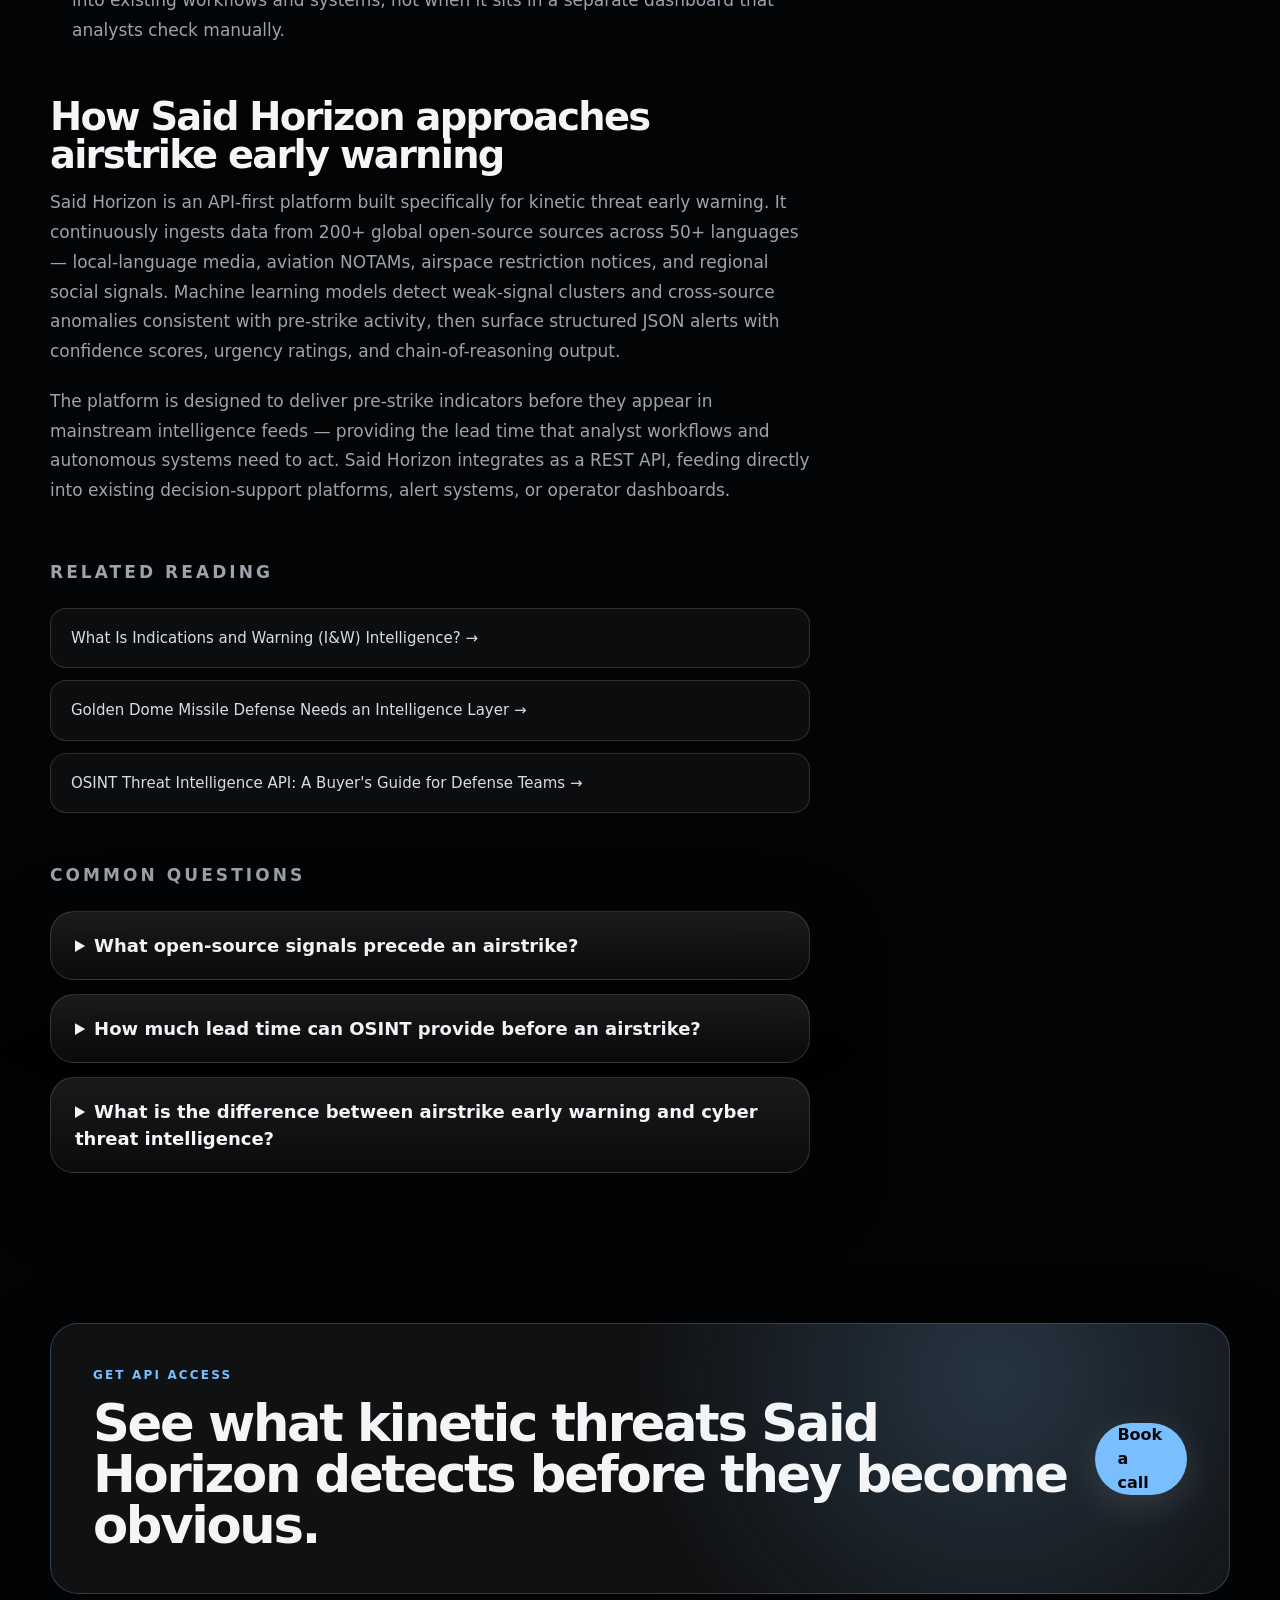
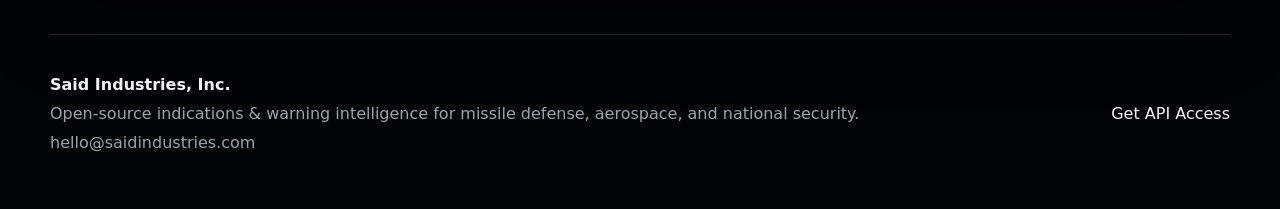
<file: airstrike-early-warning-software.html>
<!DOCTYPE html>
<html lang="en">
<head>
  <meta charset="UTF-8" />
  <meta name="viewport" content="width=device-width, initial-scale=1.0" />

  <title>Airstrike Early Warning Software: Detecting Pre-Strike Signals with OSINT | Said Horizon</title>
  <meta name="description" content="Airstrikes don't happen without warning — they leave a trail of open-source signals hours before they occur. Learn how airstrike early warning software detects pre-strike indicators using OSINT, and what defense teams should look for in an early warning platform." />
  <meta name="keywords" content="airstrike early warning software, kinetic threat early warning, pre-attack signal detection, drone attack prediction, missile launch early warning, OSINT airstrike detection, strike early warning system" />

  <meta property="og:title" content="Airstrike Early Warning Software: Detecting Pre-Strike Signals with OSINT" />
  <meta property="og:description" content="Airstrikes leave a trail of weak signals hours before they occur. Learn how OSINT-based early warning software detects them first." />
  <meta property="og:type" content="article" />
  <meta property="og:url" content="https://saidindustries.com/airstrike-early-warning-software" />

  <link rel="canonical" href="https://saidindustries.com/airstrike-early-warning-software" />
  <link rel="stylesheet" href="styles.css" />
  <link rel="icon" href="favicon.ico" type="image/x-icon" />

  <script type="application/ld+json">
  {
    "@context": "https://schema.org",
    "@type": "Article",
    "headline": "Airstrike Early Warning Software: Detecting Pre-Strike Signals with OSINT",
    "description": "How open-source intelligence is used to detect early signals of airstrikes, missile launches, and drone attacks before they appear in mainstream feeds.",
    "author": { "@type": "Organization", "name": "Said Industries" },
    "publisher": { "@type": "Organization", "name": "Said Industries", "url": "https://saidindustries.com" },
    "url": "https://saidindustries.com/airstrike-early-warning-software"
  }
  </script>

  <script type="application/ld+json">
  {
    "@context": "https://schema.org",
    "@type": "FAQPage",
    "mainEntity": [
      {
        "@type": "Question",
        "name": "What open-source signals precede an airstrike?",
        "acceptedAnswer": {
          "@type": "Answer",
          "text": "Common pre-strike OSINT signals include: airspace closure NOTAMs and unusual routing restrictions, local-language media reporting heightened military activity or evacuations, abnormal logistics and supply movement patterns visible in regional sources, social channel reports from near the target area, and cross-source anomaly clusters where multiple unrelated sources show abnormal patterns simultaneously."
        }
      },
      {
        "@type": "Question",
        "name": "How much lead time can OSINT provide before an airstrike?",
        "acceptedAnswer": {
          "@type": "Answer",
          "text": "Lead time varies by event type and region. In documented cases, local-language media and airspace data have carried pre-strike indicators 2–8 hours before mainstream international coverage picked up the same event. OSINT platforms designed for early detection — with continuous multilingual ingestion and anomaly detection — can identify weak-signal clusters before they become obvious."
        }
      },
      {
        "@type": "Question",
        "name": "What is the difference between airstrike early warning and cyber threat intelligence?",
        "acceptedAnswer": {
          "@type": "Answer",
          "text": "Cyber threat intelligence focuses on digital threats: malware, phishing campaigns, compromised infrastructure, and adversary TTPs in network environments. Airstrike early warning focuses on kinetic threats in the physical world: military strikes, drone attacks, and missile launches. The data sources, detection methods, and alerting cadence are fundamentally different. Most threat intelligence platforms are built for the cyber use case and are not useful for kinetic early warning."
        }
      }
    ]
  }
  </script>

  <style>
    .page-hero { min-height: auto; padding: 80px 20px 60px; }
    .prose { max-width: 760px; }
    .prose h2 { font-size: clamp(26px, 3vw, 40px); margin-top: 52px; margin-bottom: 14px; }
    .prose p { color: var(--muted); font-size: 17px; line-height: 1.75; margin-bottom: 20px; }
    .prose ul { color: var(--muted); font-size: 17px; line-height: 1.75; padding-left: 22px; margin-bottom: 20px; }
    .prose li { margin-bottom: 8px; }
    .prose strong { color: var(--text); }
    .breadcrumb { color: var(--muted); font-size: 13px; margin-bottom: 28px; }
    .breadcrumb a { color: var(--blue); }
    .faq-inline { margin-top: 48px; }
  </style>
</head>
<body>
  <header class="site-header">
    <a class="brand" href="index.html" aria-label="Said Industries home">
      <img src="assets/said-logo.png" alt="Said Industries logo" />
    </a>
    <nav class="nav">
      <a href="index.html#how">How it works</a>
      <a href="index.html#signals">Signals</a>
      <a href="index.html#faq">FAQ</a>
      <a class="nav-cta" href="https://calendly.com/will-saidindustries/api-access" target="_blank" rel="noopener">Get API Access</a>
    </nav>
    <button class="menu-button" aria-label="Open menu" aria-expanded="false">
      <span></span><span></span>
    </button>
  </header>

  <main>
    <section class="hero page-hero">
      <div class="hero-bg"></div>
      <div class="hero-content">
        <p class="eyebrow">Kinetic threat early warning</p>
        <h1 style="font-size:clamp(38px,6vw,72px);line-height:1.0;">Airstrike Early Warning: Detecting Pre-Strike Signals with OSINT</h1>
        <p class="hero-copy" style="font-size:clamp(17px,2vw,21px);">
          Airstrikes, missile launches, and drone attacks do not appear without warning. They leave a trail of weak, fragmented, multilingual open-source signals. Here is how early warning software detects them — and what to look for in a platform.
        </p>
      </div>
    </section>

    <section class="section" style="padding-top:40px;">
      <div class="prose">
        <p class="breadcrumb"><a href="index.html">Said Horizon</a> &rsaquo; Airstrike Early Warning Software</p>

        <h2>The problem: mainstream intelligence feeds are too slow</h2>
        <p>
          When an airstrike or missile launch is reported in major international media, the event has already occurred. For analysts and operators who need lead time — not post-event reporting — mainstream feeds provide no actionable warning. The information arrives too late for decisions that matter: alert systems, evacuation protocols, autonomous system adjustments, or intelligence escalation.
        </p>
        <p>
          The gap is not a lack of data. It is a lack of systems capable of processing the right data fast enough. Before every documented strike event, there are signals — publicly available, in open-source data — that indicate preparation or imminent activity. Most intelligence workflows are not built to find them.
        </p>

        <h2>What pre-strike signals actually look like</h2>
        <p>
          Airstrikes and missile launches generate observable open-source signals before they occur. These signals are individually weak — no single data point is conclusive — but in aggregate and across sources, they form detectable patterns. Common pre-strike indicators include:
        </p>
        <ul>
          <li><strong>Airspace restriction notices (NOTAMs)</strong> — Aviation authorities issue NOTAMs that close or restrict airspace ahead of military activity. Unusual clustering or timing of NOTAMs near a region is a documented pre-strike signal.</li>
          <li><strong>Local-language media</strong> — Regional outlets in conflict-adjacent areas often carry reporting on heightened military activity, unusual troop movements, or civilian evacuation warnings hours before international media coverage begins.</li>
          <li><strong>Social channel signals</strong> — Ground-level reports, photos, and eyewitness accounts in regional social channels frequently precede formal intelligence reporting. These signals are low-visibility and often multilingual.</li>
          <li><strong>Anomalous activity pattern changes</strong> — Sudden shifts in normal regional behavior — commercial flight diversions, unexpected border closures, unusual supply movement — can signal imminent kinetic activity.</li>
          <li><strong>Cross-source correlation spikes</strong> — When multiple unrelated data sources show simultaneous abnormal patterns in the same region, the aggregate signal is far more significant than any individual data point.</li>
        </ul>

        <h2>Why these signals are hard to detect without dedicated software</h2>
        <p>
          The challenge is not the existence of pre-strike signals — it is the scale, fragmentation, and language diversity of the data they appear in. A single conflict zone may generate tens of thousands of potentially relevant data points per day, across dozens of languages, on platforms with no centralized access point.
        </p>
        <p>
          Human analysts cannot monitor this volume in real time. General-purpose monitoring tools are not designed to detect the specific anomaly patterns associated with pre-strike activity. Cyber threat intelligence platforms — built for malware signatures and phishing indicators — are entirely the wrong tool for this problem.
        </p>
        <p>
          Effective airstrike early warning software requires: continuous automated ingestion across hundreds of global sources, multilingual processing at speed, machine learning models trained specifically on kinetic threat indicator patterns, and structured alerting that ranks signals by urgency and confidence — not a dashboard that shows everything equally.
        </p>

        <h2>What defense teams should require from an early warning platform</h2>
        <p>
          When evaluating airstrike early warning software, the capabilities that matter are:
        </p>
        <ul>
          <li><strong>Source breadth and language coverage</strong> — A platform that only ingests English-language media will miss the most important signals. Local-language sources in the affected region are consistently ahead of international reporting.</li>
          <li><strong>Continuous ingestion, not batch updates</strong> — Pre-strike signals can compress into a short window. A platform that updates every few hours provides no meaningful early warning advantage.</li>
          <li><strong>Anomaly detection, not keyword search</strong> — Keyword-based monitoring catches obvious signals after they are already widely reported. Genuine early warning requires pattern recognition across sources — identifying that something is unusual before the explicit language appears.</li>
          <li><strong>Structured output with confidence scoring</strong> — Alerts should be machine-readable, with urgency ratings, source counts, and reasoning chains — not raw text that requires further analyst triage.</li>
          <li><strong>API-first integration</strong> — Early warning intelligence is most valuable when it feeds into existing workflows and systems, not when it sits in a separate dashboard that analysts check manually.</li>
        </ul>

        <h2>How Said Horizon approaches airstrike early warning</h2>
        <p>
          Said Horizon is an API-first platform built specifically for kinetic threat early warning. It continuously ingests data from 200+ global open-source sources across 50+ languages — local-language media, aviation NOTAMs, airspace restriction notices, and regional social signals. Machine learning models detect weak-signal clusters and cross-source anomalies consistent with pre-strike activity, then surface structured JSON alerts with confidence scores, urgency ratings, and chain-of-reasoning output.
        </p>
        <p>
          The platform is designed to deliver pre-strike indicators before they appear in mainstream intelligence feeds — providing the lead time that analyst workflows and autonomous systems need to act. Said Horizon integrates as a REST API, feeding directly into existing decision-support platforms, alert systems, or operator dashboards.
        </p>

        <div style="margin-top:52px;margin-bottom:48px;">
          <p class="eyebrow">Related reading</p>
          <div style="display:grid;gap:12px;margin-top:16px;">
            <a href="what-is-indications-and-warning-intelligence.html" style="display:block;padding:18px 20px;border:1px solid var(--line);border-radius:16px;background:rgba(255,255,255,0.04);color:var(--steel);font-size:15px;">What Is Indications and Warning (I&amp;W) Intelligence? &rarr;</a>
            <a href="golden-dome-intelligence-layer.html" style="display:block;padding:18px 20px;border:1px solid var(--line);border-radius:16px;background:rgba(255,255,255,0.04);color:var(--steel);font-size:15px;">Golden Dome Missile Defense Needs an Intelligence Layer &rarr;</a>
            <a href="osint-threat-intelligence-api.html" style="display:block;padding:18px 20px;border:1px solid var(--line);border-radius:16px;background:rgba(255,255,255,0.04);color:var(--steel);font-size:15px;">OSINT Threat Intelligence API: A Buyer's Guide for Defense Teams &rarr;</a>
          </div>
        </div>

        <div class="faq-inline">
          <p class="eyebrow">Common questions</p>
          <details>
            <summary>What open-source signals precede an airstrike?</summary>
            <p>Common pre-strike OSINT signals include airspace closure NOTAMs, local-language media reporting heightened activity or evacuations, abnormal logistics patterns in regional sources, social channel reports from near the target area, and cross-source anomaly clusters where multiple unrelated sources show abnormal patterns simultaneously.</p>
          </details>
          <details>
            <summary>How much lead time can OSINT provide before an airstrike?</summary>
            <p>Lead time varies by event type and region. In documented cases, local-language media and airspace data have carried pre-strike indicators 2–8 hours before mainstream international coverage picked up the same event. Platforms designed for continuous multilingual ingestion and anomaly detection can identify weak-signal clusters before they become obvious.</p>
          </details>
          <details>
            <summary>What is the difference between airstrike early warning and cyber threat intelligence?</summary>
            <p>Cyber threat intelligence focuses on digital threats: malware, phishing, compromised infrastructure. Airstrike early warning focuses on kinetic threats: military strikes, drone attacks, and missile launches. The data sources, detection methods, and alerting cadence are fundamentally different. Most threat intelligence platforms are built for the cyber use case and are not useful for kinetic early warning.</p>
          </details>
        </div>
      </div>
    </section>

    <section class="cta-section">
      <div>
        <p class="eyebrow">Get API Access</p>
        <h2>See what kinetic threats Said Horizon detects before they become obvious.</h2>
      </div>
      <a class="button primary" href="https://calendly.com/will-saidindustries/api-access" target="_blank" rel="noopener">Book a call</a>
    </section>
  </main>

  <footer class="footer">
    <div>
      <strong>Said Industries, Inc.</strong>
      <p>Open-source indications &amp; warning intelligence for missile defense, aerospace, and national security.</p>
      <p>hello@saidindustries.com</p>
    </div>
    <a href="https://calendly.com/will-saidindustries/api-access" target="_blank" rel="noopener">Get API Access</a>
  </footer>

  <script src="script.js"></script>
</body>
</html>
</file>
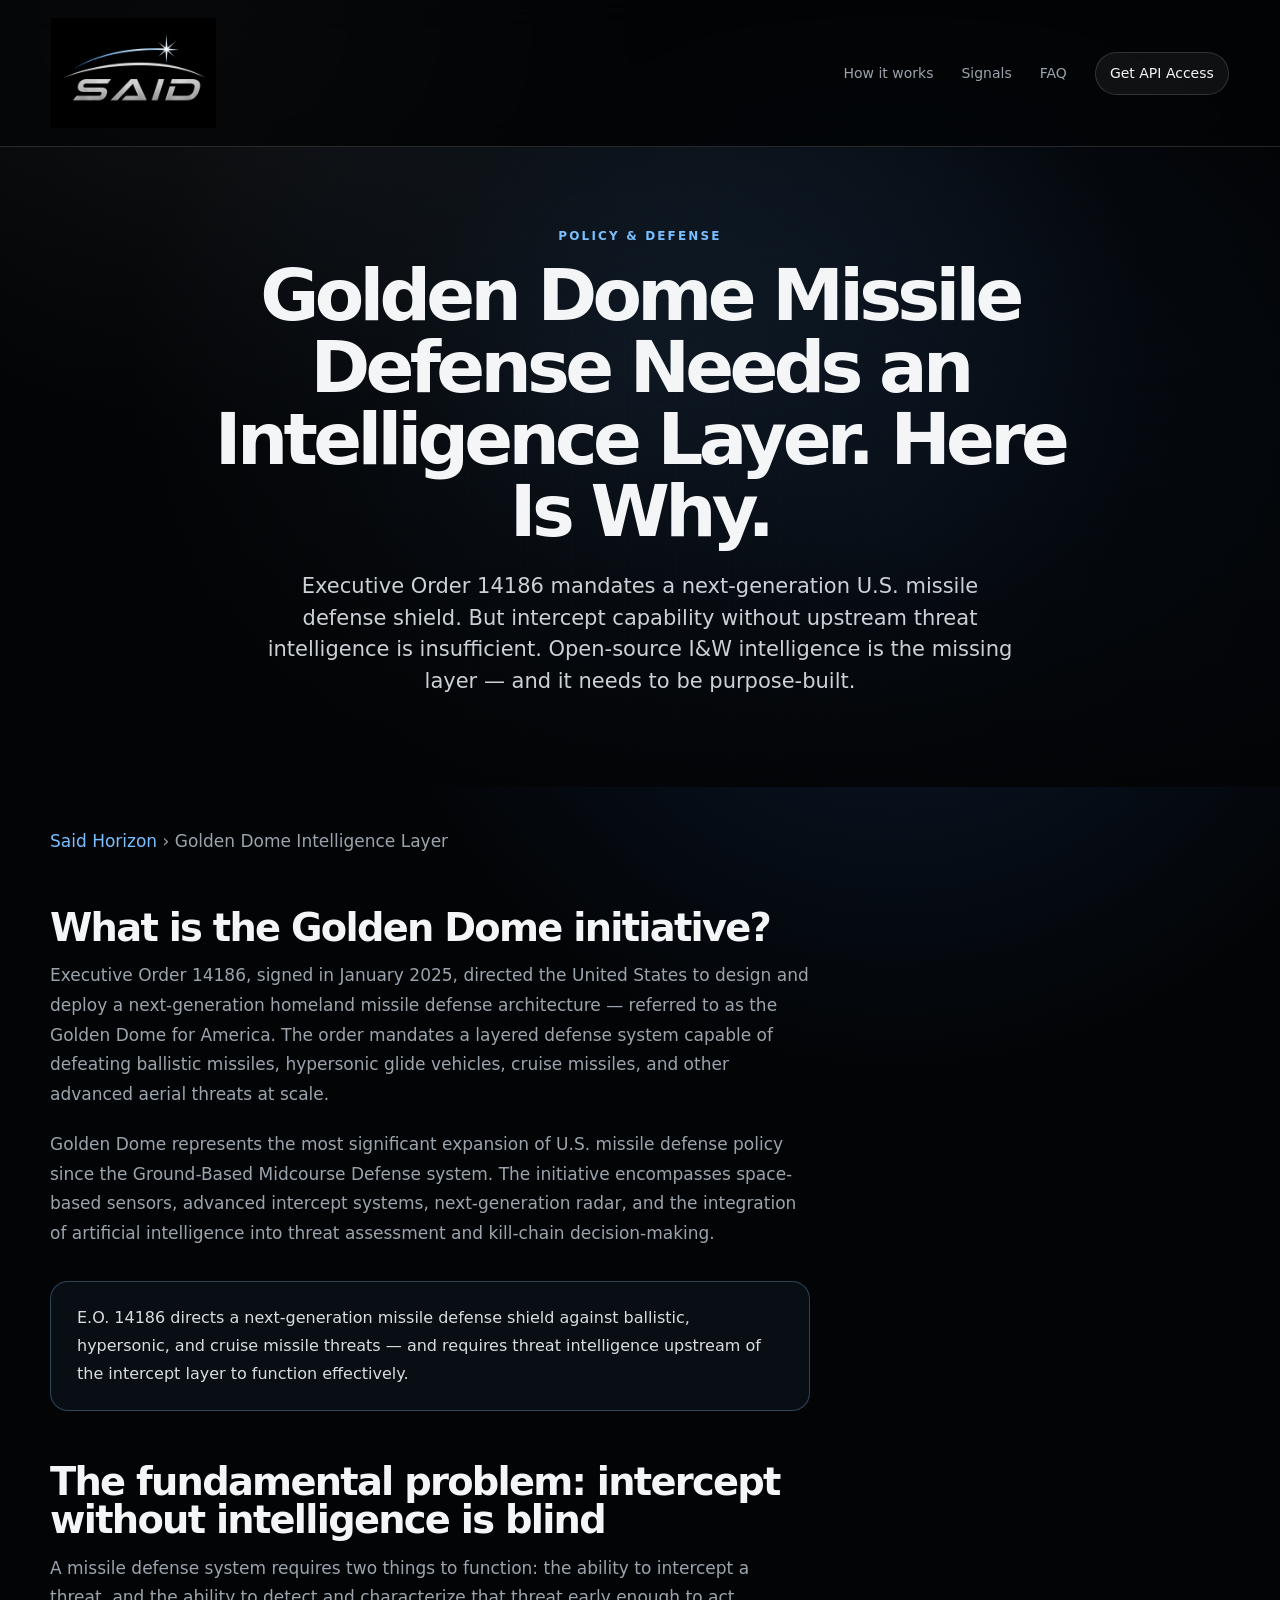
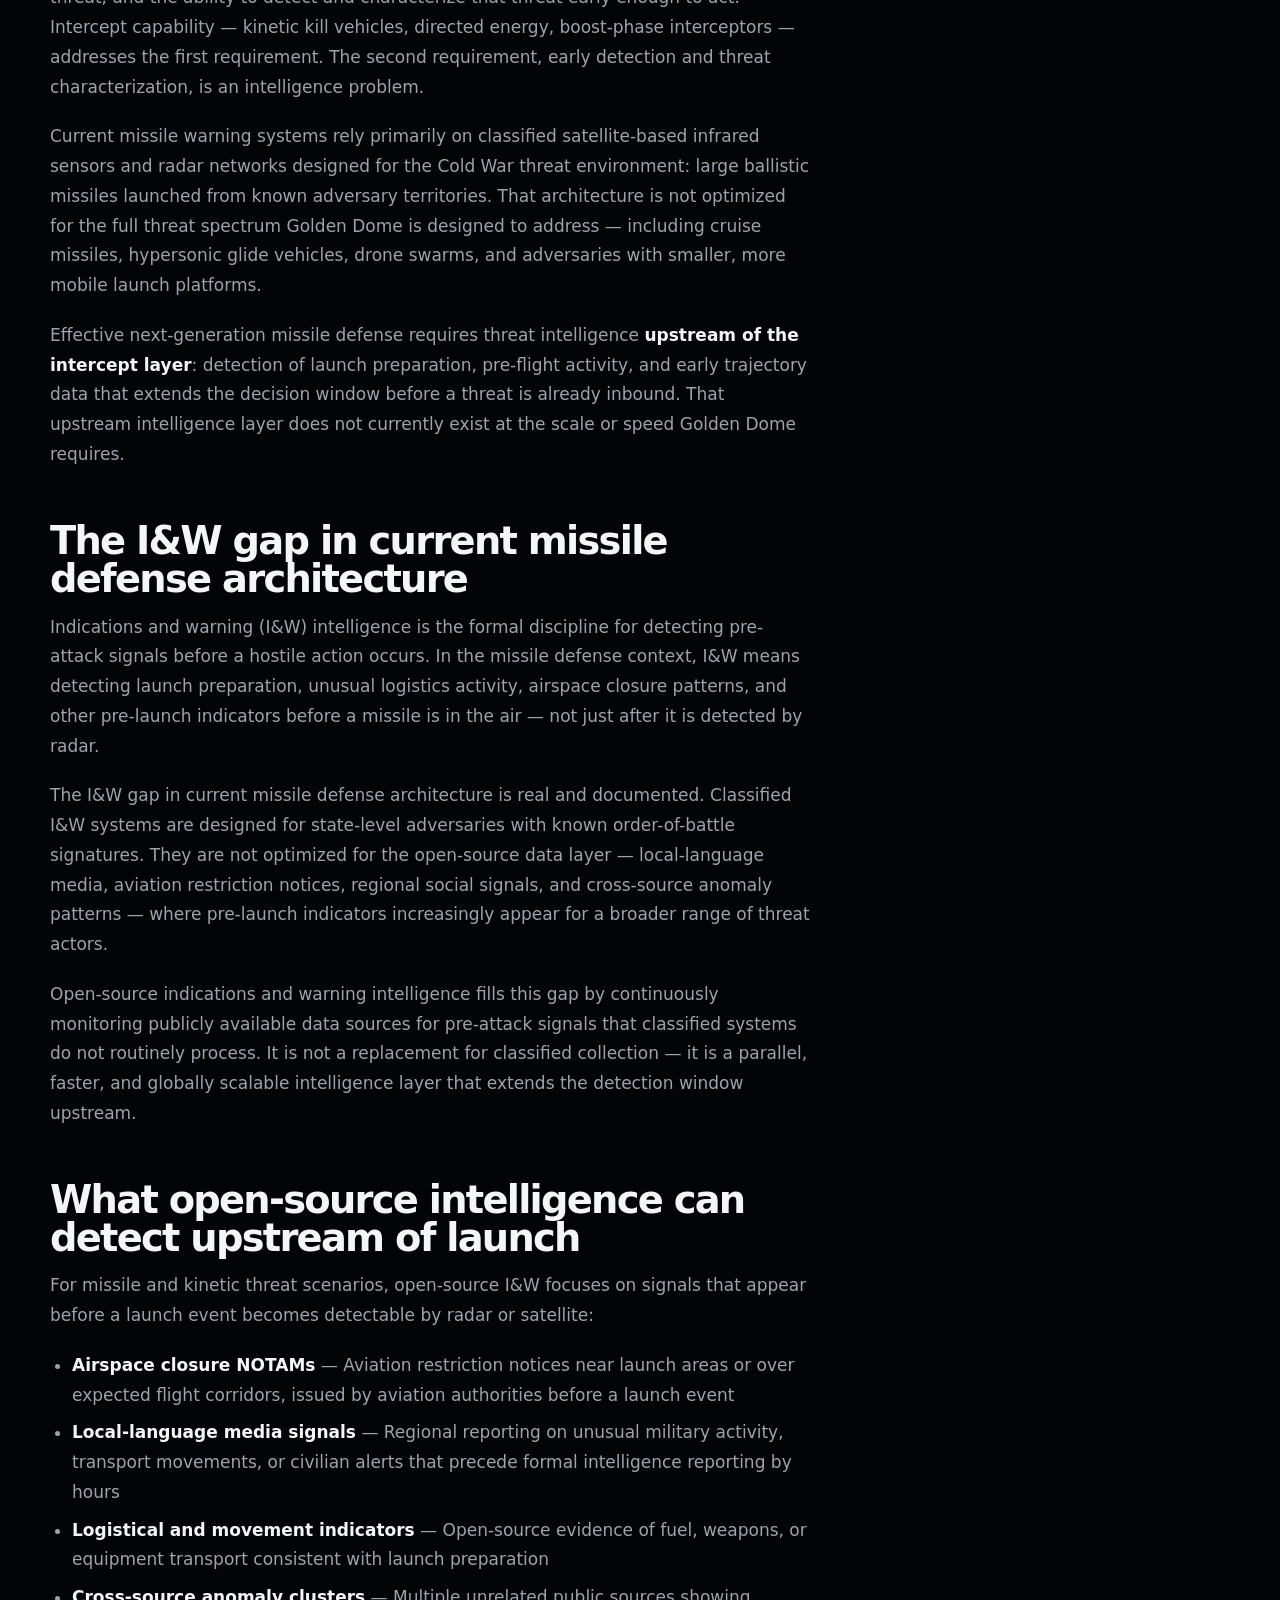
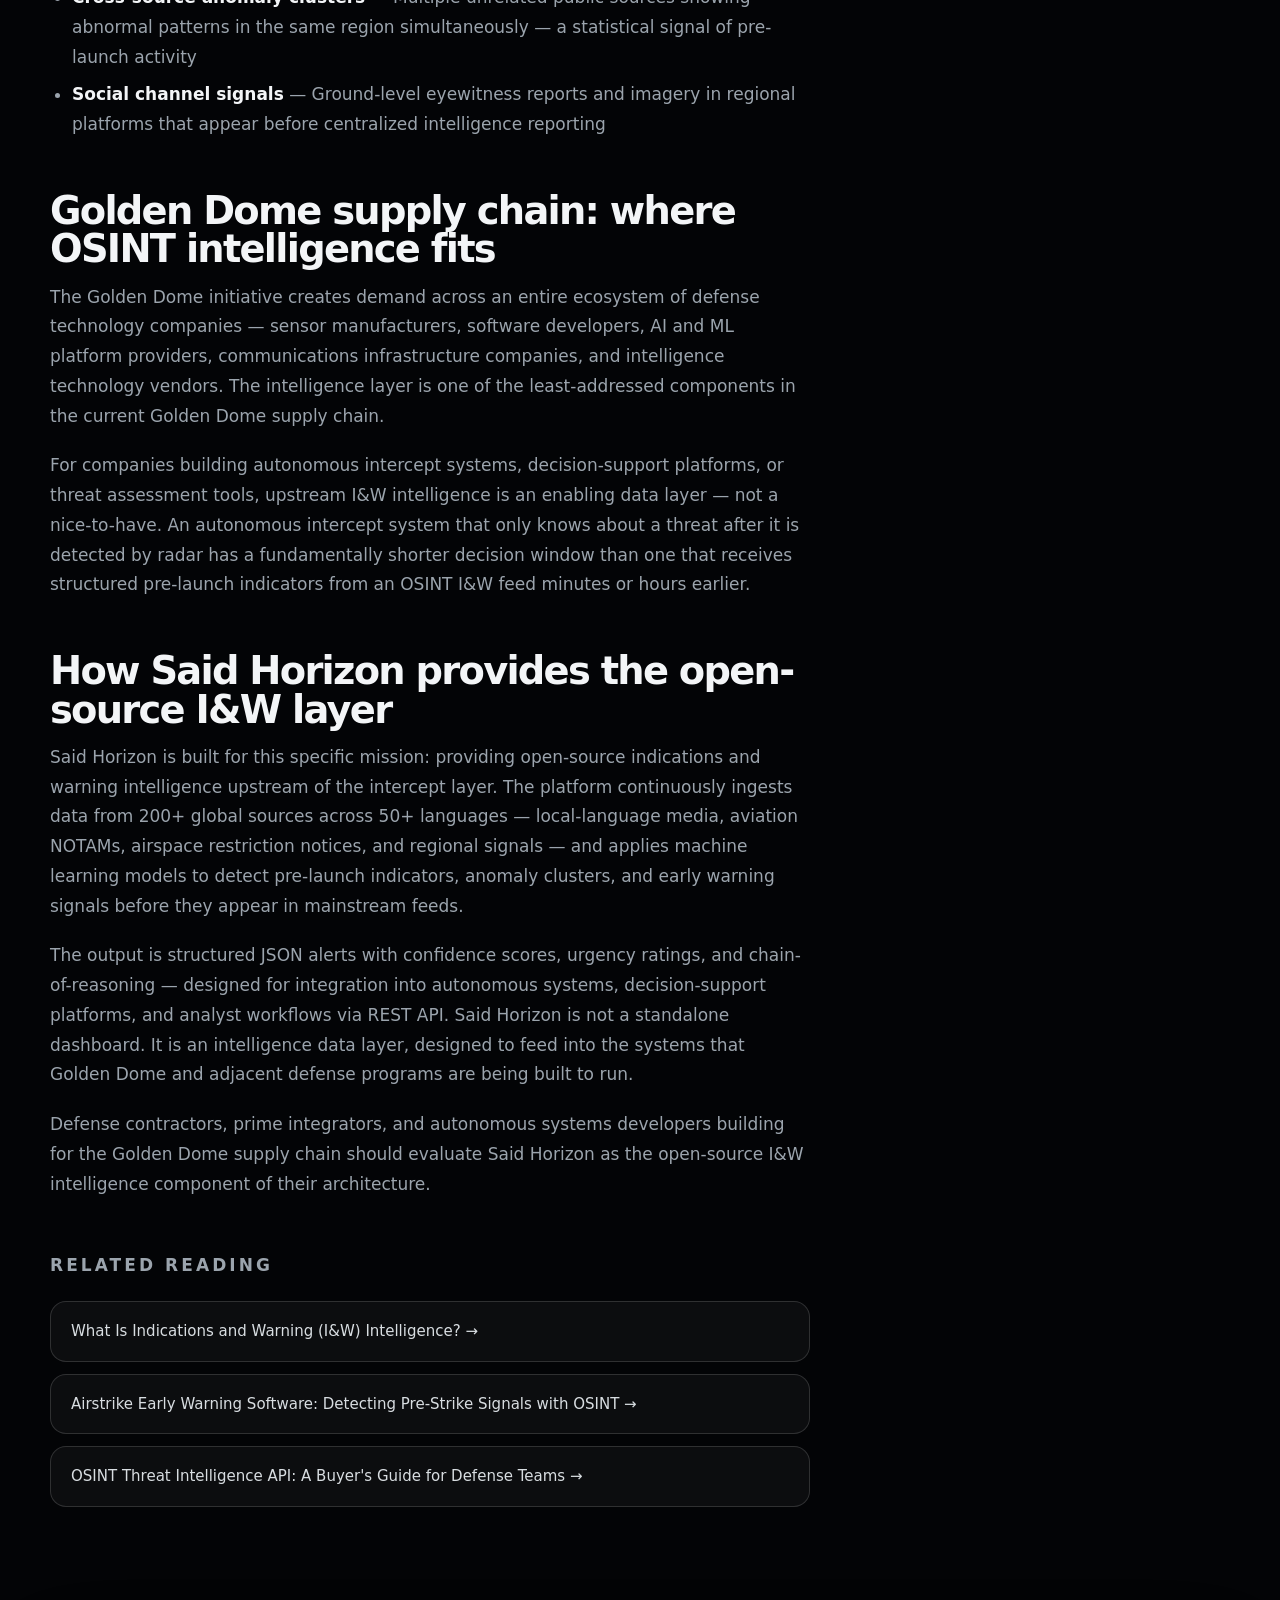
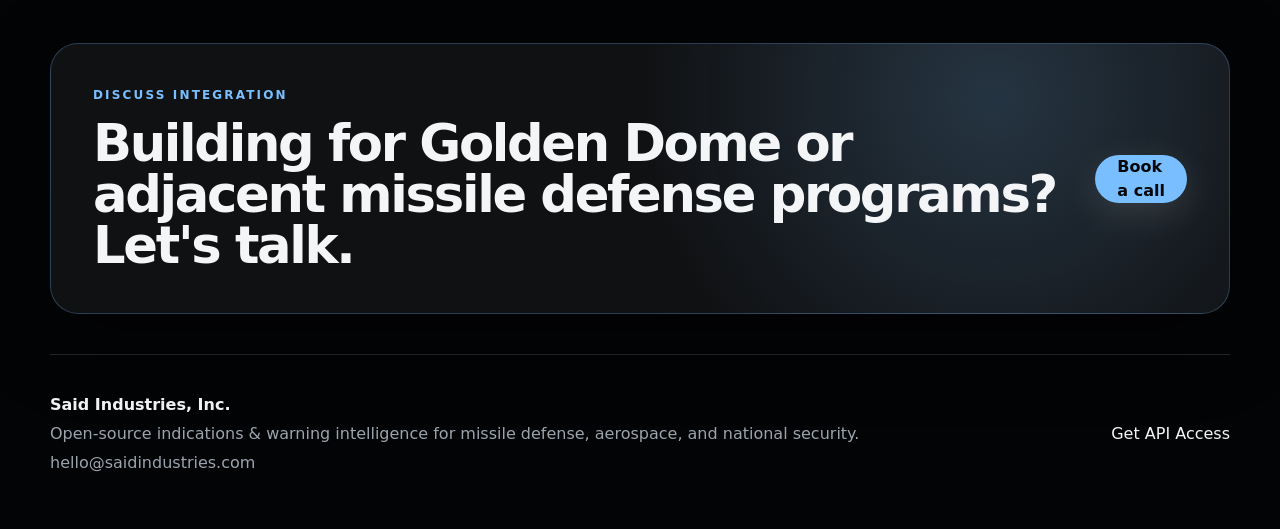
<file: golden-dome-intelligence-layer.html>
<!DOCTYPE html>
<html lang="en">
<head>
  <meta charset="UTF-8" />
  <meta name="viewport" content="width=device-width, initial-scale=1.0" />

  <title>Golden Dome Missile Defense: Why It Needs an Open-Source Intelligence Layer | Said Horizon</title>
  <meta name="description" content="Executive Order 14186 mandates a next-generation U.S. missile defense shield. Effective missile defense requires upstream threat intelligence — not just intercept capability. Learn why open-source I&W intelligence is essential to the Golden Dome initiative." />
  <meta name="keywords" content="Golden Dome intelligence layer, Golden Dome missile defense, Golden Dome OSINT, EO 14186 intelligence, missile defense early warning, Golden Dome supply chain, open source missile defense intelligence, ballistic missile early warning OSINT" />

  <meta property="og:title" content="Golden Dome Missile Defense: Why It Needs an Open-Source Intelligence Layer" />
  <meta property="og:description" content="E.O. 14186 mandates a next-generation missile defense shield. But intercept alone is insufficient — effective missile defense requires upstream I&W intelligence. Said Horizon provides it." />
  <meta property="og:type" content="article" />
  <meta property="og:url" content="https://saidindustries.com/golden-dome-intelligence-layer" />

  <link rel="canonical" href="https://saidindustries.com/golden-dome-intelligence-layer" />
  <link rel="stylesheet" href="styles.css" />
  <link rel="icon" href="favicon.ico" type="image/x-icon" />

  <script type="application/ld+json">
  {
    "@context": "https://schema.org",
    "@type": "Article",
    "headline": "Golden Dome Missile Defense: Why It Needs an Open-Source Intelligence Layer",
    "description": "How open-source indications and warning intelligence fits into the Golden Dome missile defense initiative mandated by Executive Order 14186.",
    "author": { "@type": "Organization", "name": "Said Industries" },
    "publisher": { "@type": "Organization", "name": "Said Industries", "url": "https://saidindustries.com" },
    "url": "https://saidindustries.com/golden-dome-intelligence-layer"
  }
  </script>

  <style>
    .page-hero { min-height: auto; padding: 80px 20px 60px; }
    .prose { max-width: 760px; }
    .prose h2 { font-size: clamp(26px, 3vw, 40px); margin-top: 52px; margin-bottom: 14px; }
    .prose p { color: var(--muted); font-size: 17px; line-height: 1.75; margin-bottom: 20px; }
    .prose ul { color: var(--muted); font-size: 17px; line-height: 1.75; padding-left: 22px; margin-bottom: 20px; }
    .prose li { margin-bottom: 8px; }
    .prose strong { color: var(--text); }
    .breadcrumb { color: var(--muted); font-size: 13px; margin-bottom: 28px; }
    .breadcrumb a { color: var(--blue); }
    .callout {
      border: 1px solid rgba(121, 191, 255, 0.3);
      border-radius: 18px;
      background: rgba(121, 191, 255, 0.06);
      padding: 22px 26px;
      margin: 32px 0;
    }
    .callout p { color: var(--steel); font-size: 16px; margin: 0; }
  </style>
</head>
<body>
  <header class="site-header">
    <a class="brand" href="index.html" aria-label="Said Industries home">
      <img src="assets/said-logo.png" alt="Said Industries logo" />
    </a>
    <nav class="nav">
      <a href="index.html#how">How it works</a>
      <a href="index.html#signals">Signals</a>
      <a href="index.html#faq">FAQ</a>
      <a class="nav-cta" href="https://calendly.com/will-saidindustries/api-access" target="_blank" rel="noopener">Get API Access</a>
    </nav>
    <button class="menu-button" aria-label="Open menu" aria-expanded="false">
      <span></span><span></span>
    </button>
  </header>

  <main>
    <section class="hero page-hero">
      <div class="hero-bg"></div>
      <div class="hero-content">
        <p class="eyebrow">Policy &amp; defense</p>
        <h1 style="font-size:clamp(38px,6vw,72px);line-height:1.0;">Golden Dome Missile Defense Needs an Intelligence Layer. Here Is Why.</h1>
        <p class="hero-copy" style="font-size:clamp(17px,2vw,21px);">
          Executive Order 14186 mandates a next-generation U.S. missile defense shield. But intercept capability without upstream threat intelligence is insufficient. Open-source I&amp;W intelligence is the missing layer — and it needs to be purpose-built.
        </p>
      </div>
    </section>

    <section class="section" style="padding-top:40px;">
      <div class="prose">
        <p class="breadcrumb"><a href="index.html">Said Horizon</a> &rsaquo; Golden Dome Intelligence Layer</p>

        <h2>What is the Golden Dome initiative?</h2>
        <p>
          Executive Order 14186, signed in January 2025, directed the United States to design and deploy a next-generation homeland missile defense architecture — referred to as the Golden Dome for America. The order mandates a layered defense system capable of defeating ballistic missiles, hypersonic glide vehicles, cruise missiles, and other advanced aerial threats at scale.
        </p>
        <p>
          Golden Dome represents the most significant expansion of U.S. missile defense policy since the Ground-Based Midcourse Defense system. The initiative encompasses space-based sensors, advanced intercept systems, next-generation radar, and the integration of artificial intelligence into threat assessment and kill-chain decision-making.
        </p>

        <div class="callout">
          <p>E.O. 14186 directs a next-generation missile defense shield against ballistic, hypersonic, and cruise missile threats — and requires threat intelligence upstream of the intercept layer to function effectively.</p>
        </div>

        <h2>The fundamental problem: intercept without intelligence is blind</h2>
        <p>
          A missile defense system requires two things to function: the ability to intercept a threat, and the ability to detect and characterize that threat early enough to act. Intercept capability — kinetic kill vehicles, directed energy, boost-phase interceptors — addresses the first requirement. The second requirement, early detection and threat characterization, is an intelligence problem.
        </p>
        <p>
          Current missile warning systems rely primarily on classified satellite-based infrared sensors and radar networks designed for the Cold War threat environment: large ballistic missiles launched from known adversary territories. That architecture is not optimized for the full threat spectrum Golden Dome is designed to address — including cruise missiles, hypersonic glide vehicles, drone swarms, and adversaries with smaller, more mobile launch platforms.
        </p>
        <p>
          Effective next-generation missile defense requires threat intelligence <strong>upstream of the intercept layer</strong>: detection of launch preparation, pre-flight activity, and early trajectory data that extends the decision window before a threat is already inbound. That upstream intelligence layer does not currently exist at the scale or speed Golden Dome requires.
        </p>

        <h2>The I&amp;W gap in current missile defense architecture</h2>
        <p>
          Indications and warning (I&amp;W) intelligence is the formal discipline for detecting pre-attack signals before a hostile action occurs. In the missile defense context, I&amp;W means detecting launch preparation, unusual logistics activity, airspace closure patterns, and other pre-launch indicators before a missile is in the air — not just after it is detected by radar.
        </p>
        <p>
          The I&amp;W gap in current missile defense architecture is real and documented. Classified I&amp;W systems are designed for state-level adversaries with known order-of-battle signatures. They are not optimized for the open-source data layer — local-language media, aviation restriction notices, regional social signals, and cross-source anomaly patterns — where pre-launch indicators increasingly appear for a broader range of threat actors.
        </p>
        <p>
          Open-source indications and warning intelligence fills this gap by continuously monitoring publicly available data sources for pre-attack signals that classified systems do not routinely process. It is not a replacement for classified collection — it is a parallel, faster, and globally scalable intelligence layer that extends the detection window upstream.
        </p>

        <h2>What open-source intelligence can detect upstream of launch</h2>
        <p>
          For missile and kinetic threat scenarios, open-source I&amp;W focuses on signals that appear before a launch event becomes detectable by radar or satellite:
        </p>
        <ul>
          <li><strong>Airspace closure NOTAMs</strong> — Aviation restriction notices near launch areas or over expected flight corridors, issued by aviation authorities before a launch event</li>
          <li><strong>Local-language media signals</strong> — Regional reporting on unusual military activity, transport movements, or civilian alerts that precede formal intelligence reporting by hours</li>
          <li><strong>Logistical and movement indicators</strong> — Open-source evidence of fuel, weapons, or equipment transport consistent with launch preparation</li>
          <li><strong>Cross-source anomaly clusters</strong> — Multiple unrelated public sources showing abnormal patterns in the same region simultaneously — a statistical signal of pre-launch activity</li>
          <li><strong>Social channel signals</strong> — Ground-level eyewitness reports and imagery in regional platforms that appear before centralized intelligence reporting</li>
        </ul>

        <h2>Golden Dome supply chain: where OSINT intelligence fits</h2>
        <p>
          The Golden Dome initiative creates demand across an entire ecosystem of defense technology companies — sensor manufacturers, software developers, AI and ML platform providers, communications infrastructure companies, and intelligence technology vendors. The intelligence layer is one of the least-addressed components in the current Golden Dome supply chain.
        </p>
        <p>
          For companies building autonomous intercept systems, decision-support platforms, or threat assessment tools, upstream I&amp;W intelligence is an enabling data layer — not a nice-to-have. An autonomous intercept system that only knows about a threat after it is detected by radar has a fundamentally shorter decision window than one that receives structured pre-launch indicators from an OSINT I&amp;W feed minutes or hours earlier.
        </p>

        <h2>How Said Horizon provides the open-source I&amp;W layer</h2>
        <p>
          Said Horizon is built for this specific mission: providing open-source indications and warning intelligence upstream of the intercept layer. The platform continuously ingests data from 200+ global sources across 50+ languages — local-language media, aviation NOTAMs, airspace restriction notices, and regional signals — and applies machine learning models to detect pre-launch indicators, anomaly clusters, and early warning signals before they appear in mainstream feeds.
        </p>
        <p>
          The output is structured JSON alerts with confidence scores, urgency ratings, and chain-of-reasoning — designed for integration into autonomous systems, decision-support platforms, and analyst workflows via REST API. Said Horizon is not a standalone dashboard. It is an intelligence data layer, designed to feed into the systems that Golden Dome and adjacent defense programs are being built to run.
        </p>
        <p>
          Defense contractors, prime integrators, and autonomous systems developers building for the Golden Dome supply chain should evaluate Said Horizon as the open-source I&amp;W intelligence component of their architecture.
        </p>

        <div style="margin-top:52px;">
          <p class="eyebrow">Related reading</p>
          <div style="display:grid;gap:12px;margin-top:16px;">
            <a href="what-is-indications-and-warning-intelligence.html" style="display:block;padding:18px 20px;border:1px solid var(--line);border-radius:16px;background:rgba(255,255,255,0.04);color:var(--steel);font-size:15px;">What Is Indications and Warning (I&amp;W) Intelligence? &rarr;</a>
            <a href="airstrike-early-warning-software.html" style="display:block;padding:18px 20px;border:1px solid var(--line);border-radius:16px;background:rgba(255,255,255,0.04);color:var(--steel);font-size:15px;">Airstrike Early Warning Software: Detecting Pre-Strike Signals with OSINT &rarr;</a>
            <a href="osint-threat-intelligence-api.html" style="display:block;padding:18px 20px;border:1px solid var(--line);border-radius:16px;background:rgba(255,255,255,0.04);color:var(--steel);font-size:15px;">OSINT Threat Intelligence API: A Buyer's Guide for Defense Teams &rarr;</a>
          </div>
        </div>
      </div>
    </section>

    <section class="cta-section">
      <div>
        <p class="eyebrow">Discuss integration</p>
        <h2>Building for Golden Dome or adjacent missile defense programs? Let's talk.</h2>
      </div>
      <a class="button primary" href="https://calendly.com/will-saidindustries/api-access" target="_blank" rel="noopener">Book a call</a>
    </section>
  </main>

  <footer class="footer">
    <div>
      <strong>Said Industries, Inc.</strong>
      <p>Open-source indications &amp; warning intelligence for missile defense, aerospace, and national security.</p>
      <p>hello@saidindustries.com</p>
    </div>
    <a href="https://calendly.com/will-saidindustries/api-access" target="_blank" rel="noopener">Get API Access</a>
  </footer>

  <script src="script.js"></script>
</body>
</html>
</file>
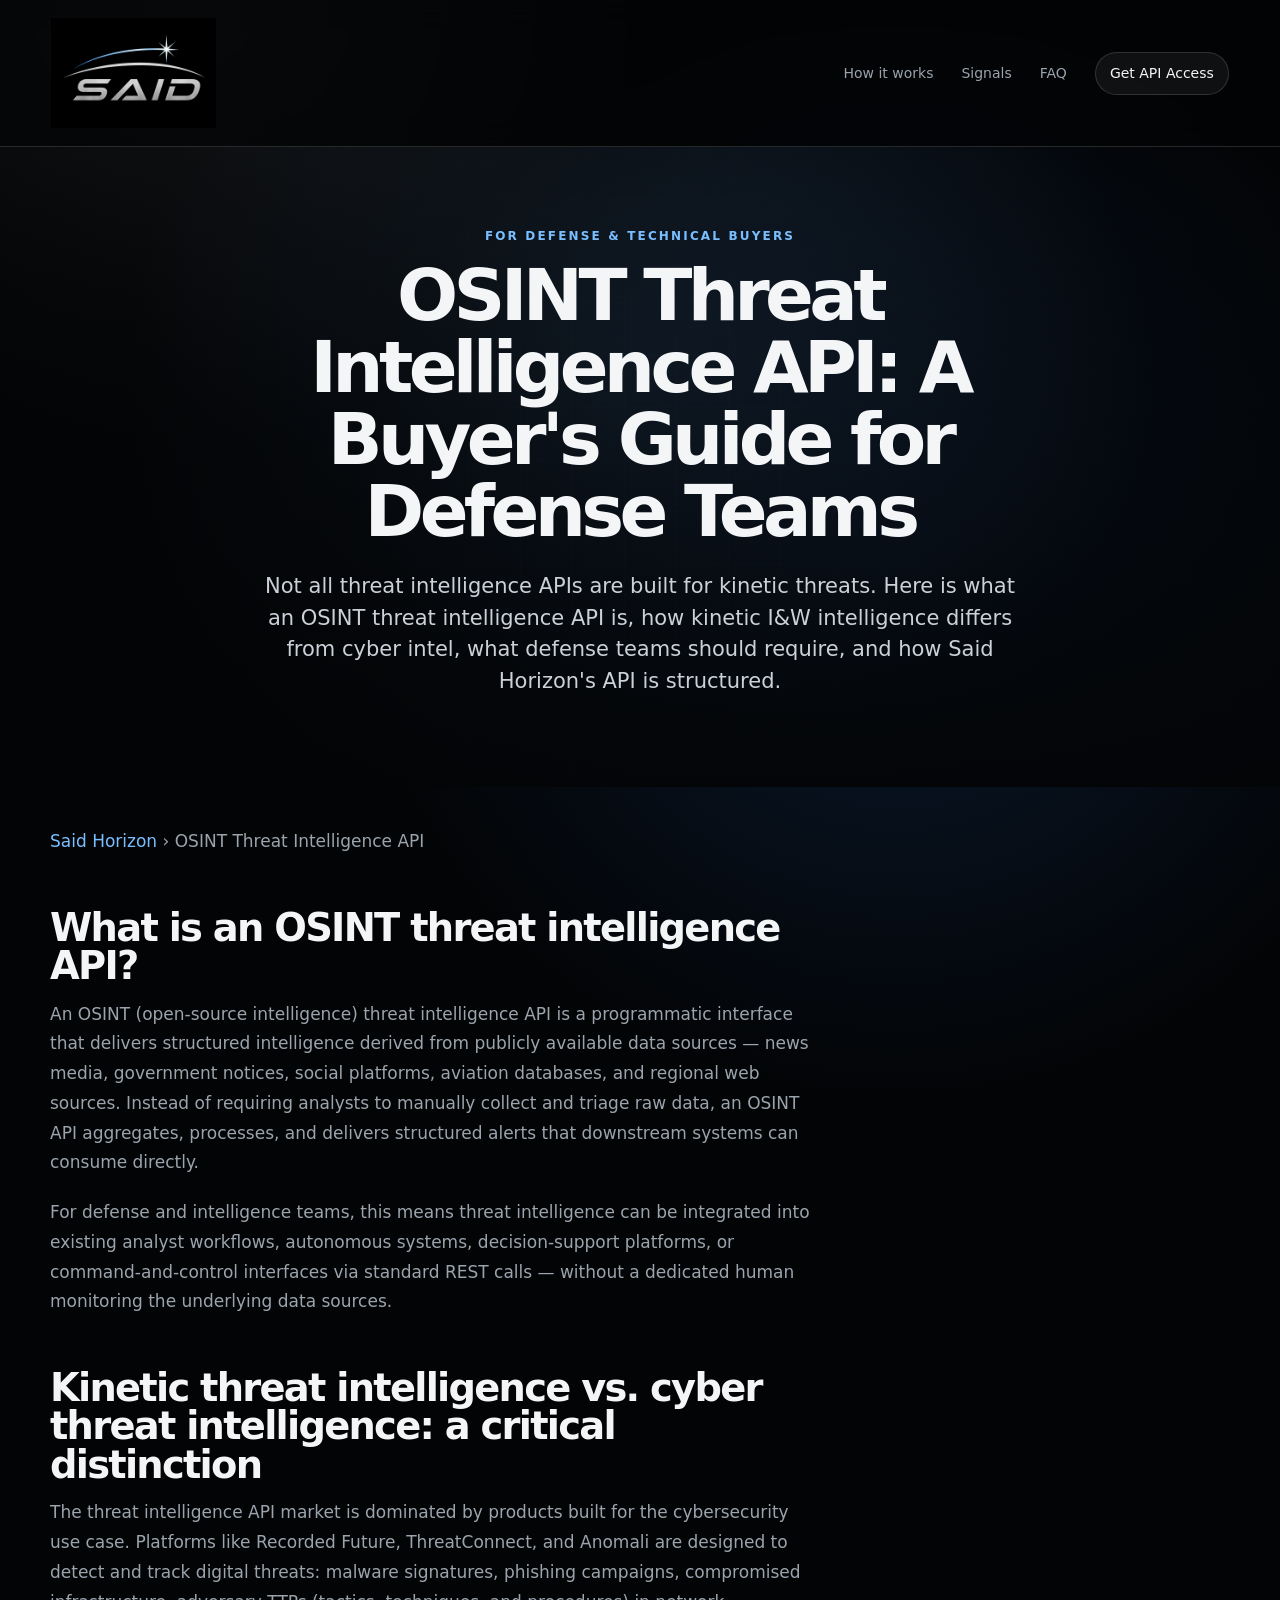
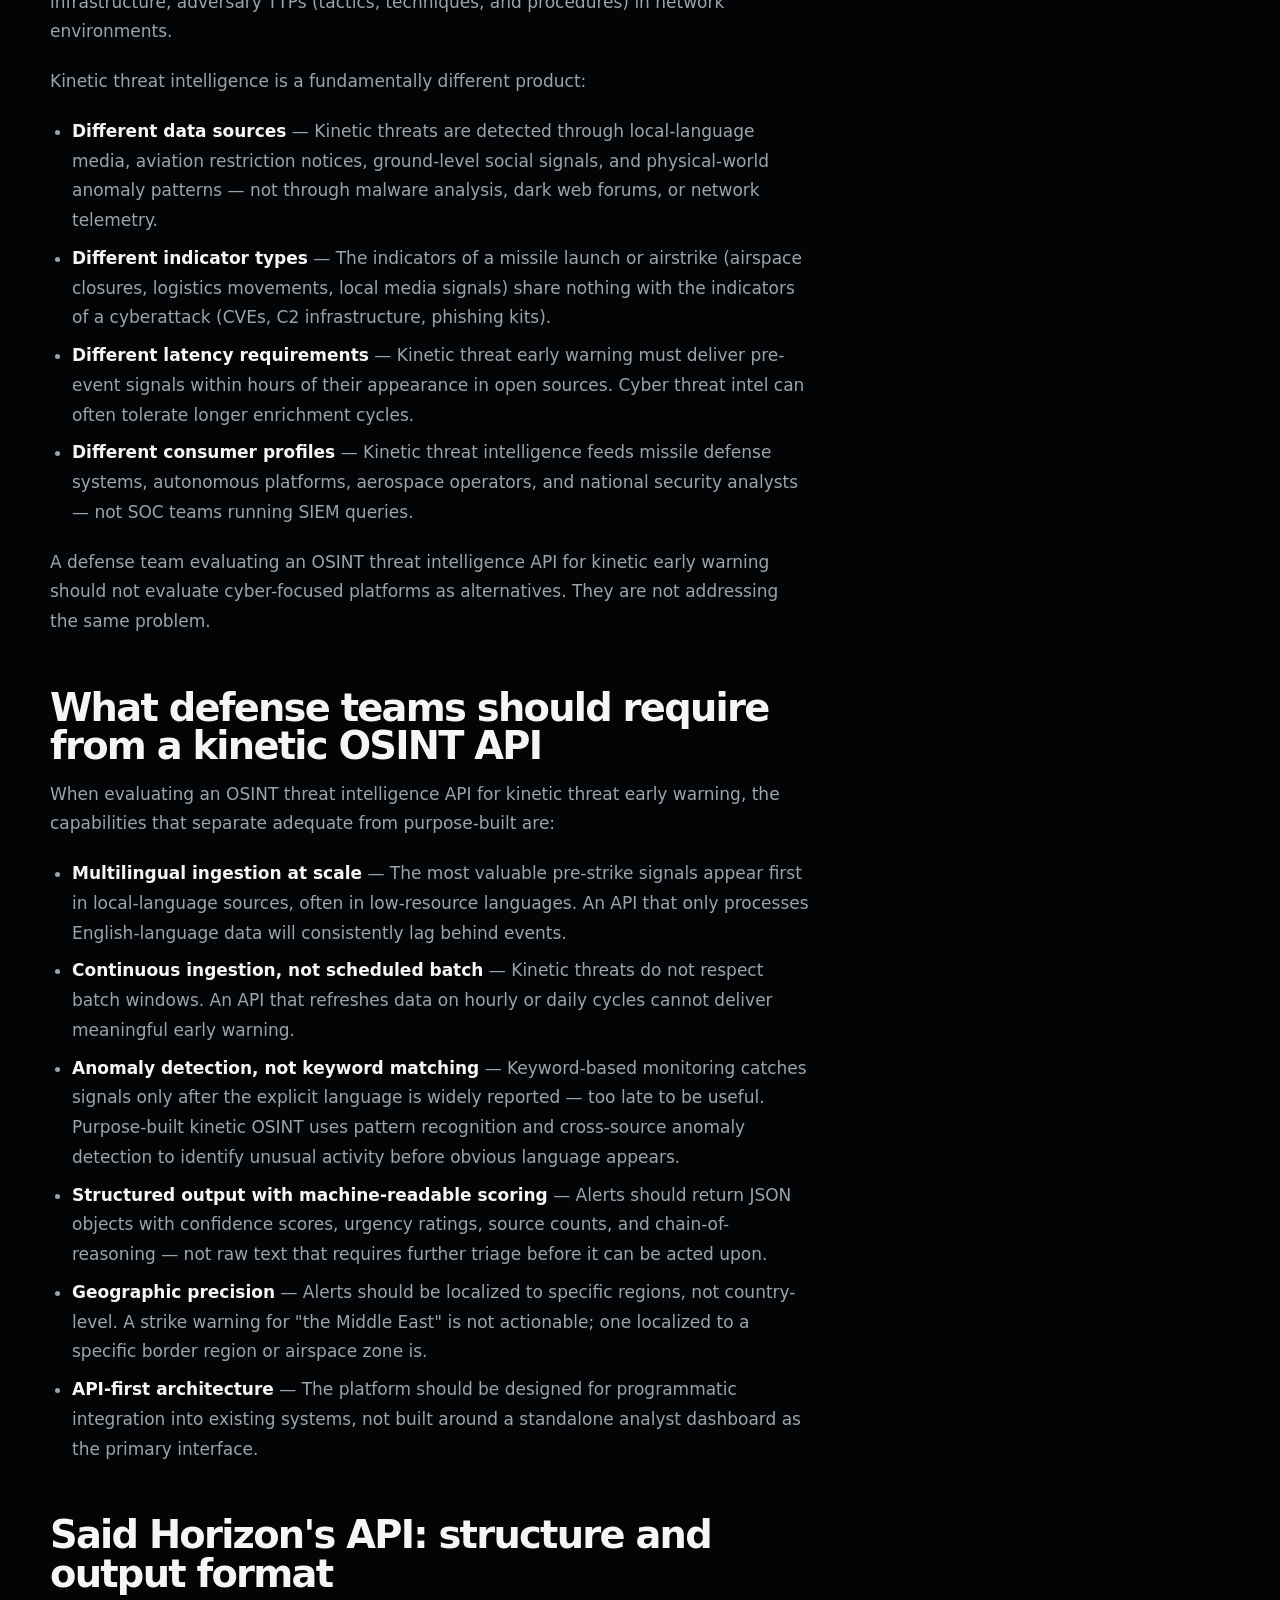
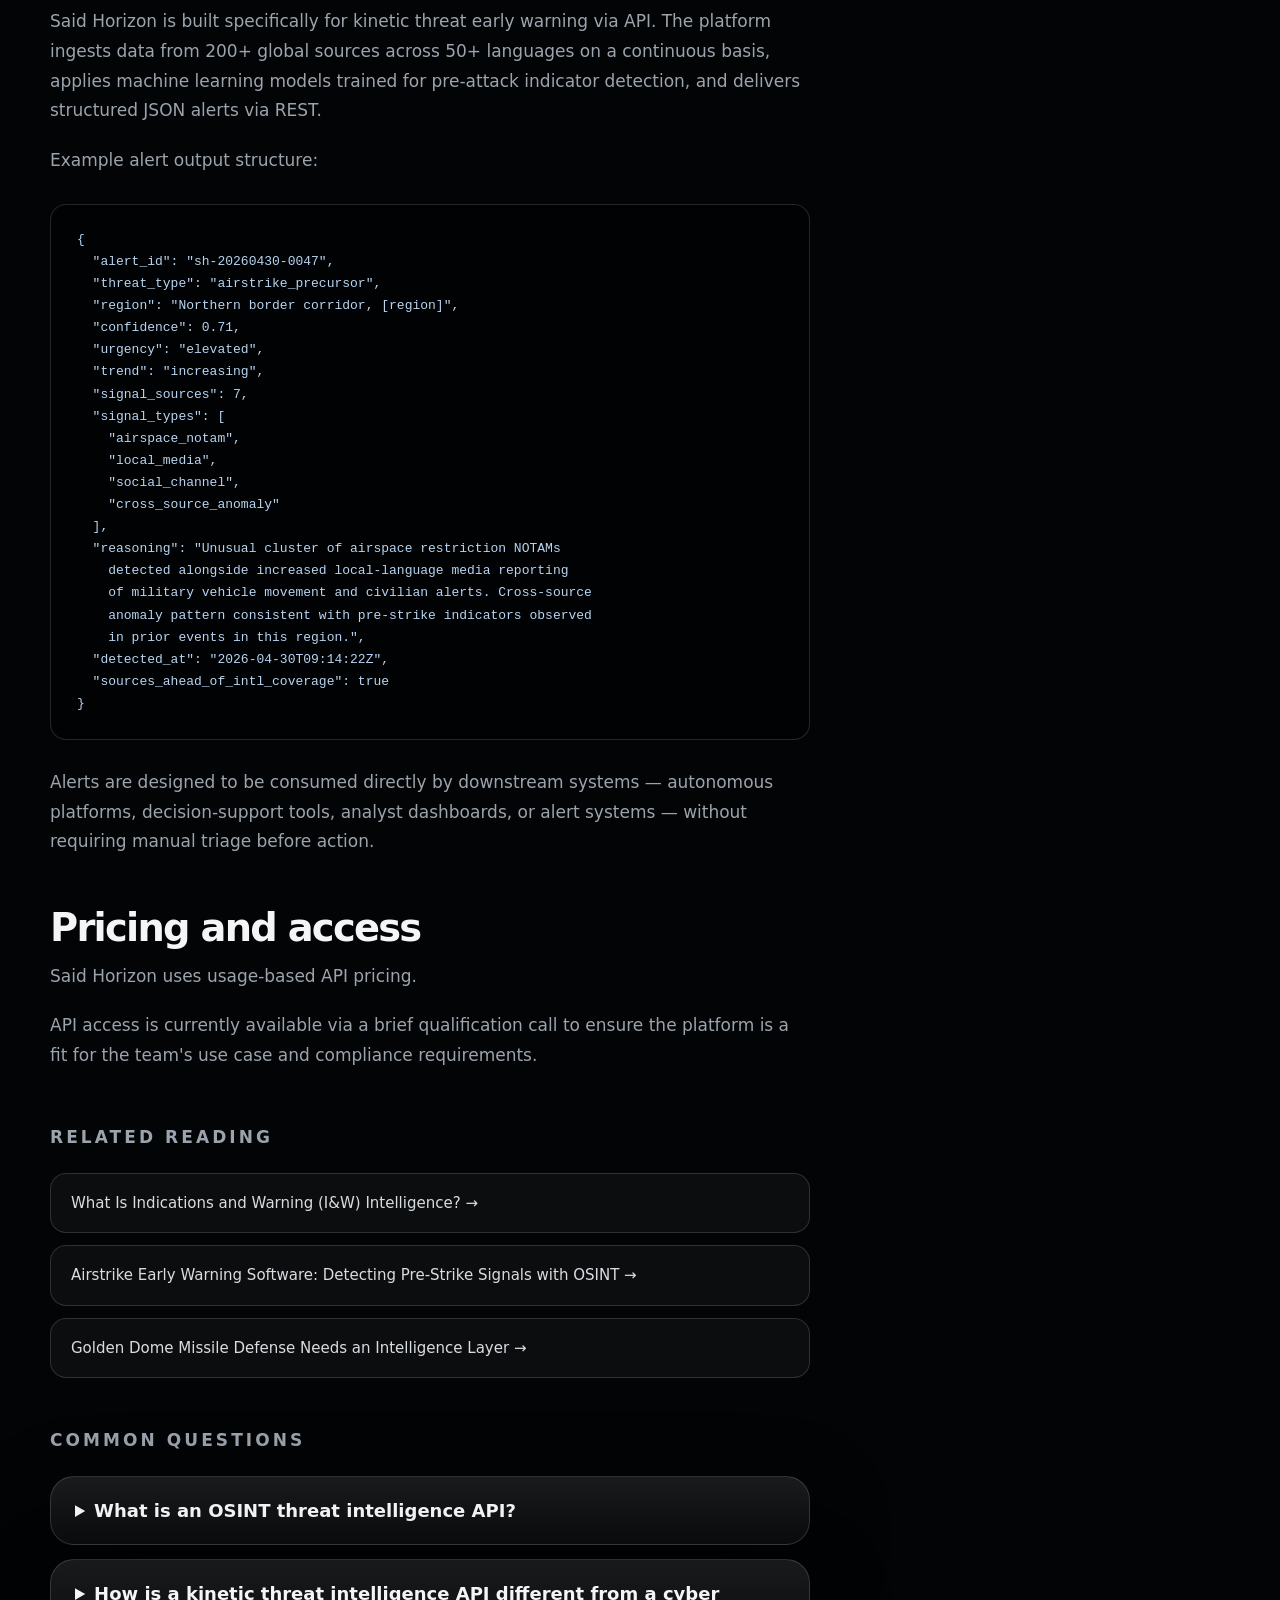
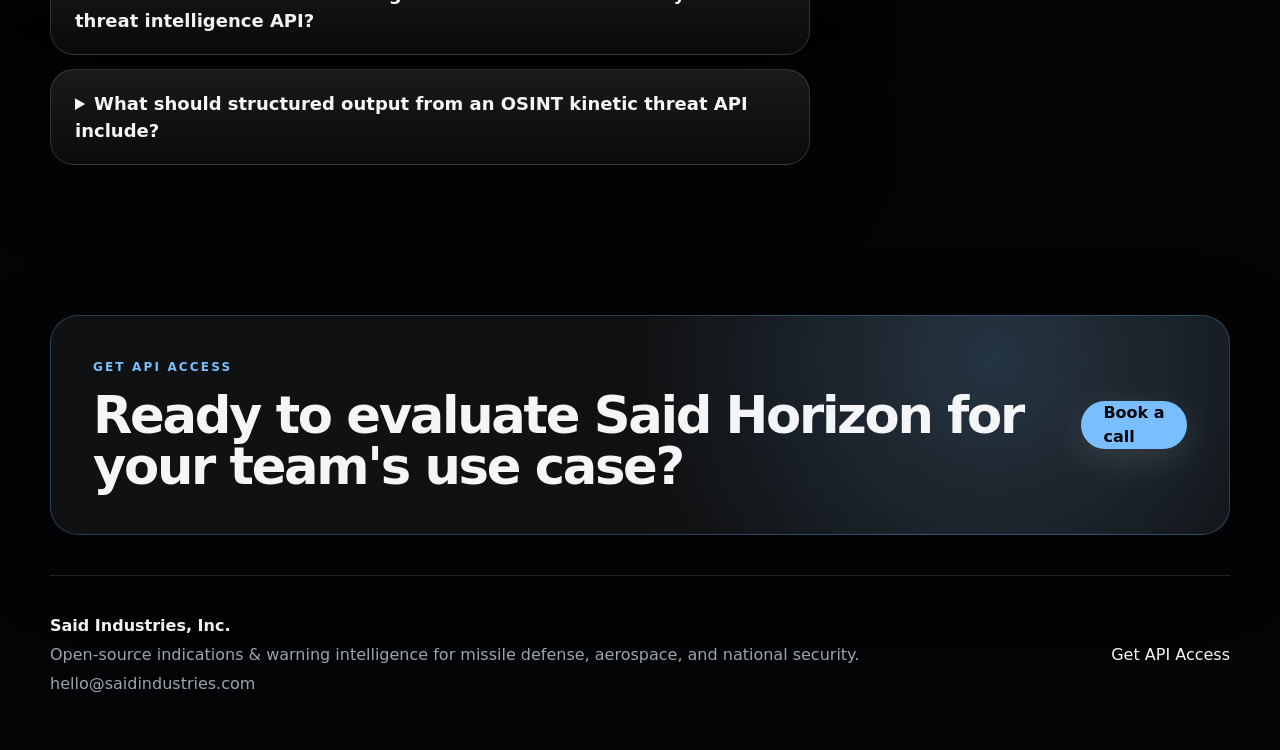
<file: osint-threat-intelligence-api.html>
<!DOCTYPE html>
<html lang="en">
<head>
  <meta charset="UTF-8" />
  <meta name="viewport" content="width=device-width, initial-scale=1.0" />

  <title>OSINT Threat Intelligence API: A Buyer's Guide for Defense Teams | Said Horizon</title>
  <meta name="description" content="Not all threat intelligence APIs are built for kinetic threats. Learn what an OSINT threat intelligence API is, how kinetic I&W intelligence differs from cyber threat intel, what defense teams should require, and how Said Horizon's API is structured." />
  <meta name="keywords" content="OSINT threat intelligence API, open source threat intelligence API, strike prediction API, kinetic threat intelligence API, defense OSINT API, threat signal API, I&W intelligence API, OSINT API defense" />

  <meta property="og:title" content="OSINT Threat Intelligence API: A Buyer's Guide for Defense Teams" />
  <meta property="og:description" content="What an OSINT threat intelligence API is, how kinetic intelligence differs from cyber intel, and what defense teams should require from a platform." />
  <meta property="og:type" content="article" />
  <meta property="og:url" content="https://saidindustries.com/osint-threat-intelligence-api" />

  <link rel="canonical" href="https://saidindustries.com/osint-threat-intelligence-api" />
  <link rel="stylesheet" href="styles.css" />
  <link rel="icon" href="favicon.ico" type="image/x-icon" />

  <script type="application/ld+json">
  {
    "@context": "https://schema.org",
    "@type": "Article",
    "headline": "OSINT Threat Intelligence API: A Buyer's Guide for Defense Teams",
    "description": "What defense teams should look for in an OSINT threat intelligence API — covering kinetic vs. cyber intelligence, data sources, structured output, and API integration.",
    "author": { "@type": "Organization", "name": "Said Industries" },
    "publisher": { "@type": "Organization", "name": "Said Industries", "url": "https://saidindustries.com" },
    "url": "https://saidindustries.com/osint-threat-intelligence-api"
  }
  </script>

  <script type="application/ld+json">
  {
    "@context": "https://schema.org",
    "@type": "FAQPage",
    "mainEntity": [
      {
        "@type": "Question",
        "name": "What is an OSINT threat intelligence API?",
        "acceptedAnswer": {
          "@type": "Answer",
          "text": "An OSINT threat intelligence API is a programmatic interface that delivers structured threat intelligence derived from open-source data — public media, government notices, social platforms, and aviation data. It returns machine-readable alert objects that can be integrated into existing analyst workflows, autonomous systems, or decision-support platforms without requiring manual data collection or analyst triage at the ingestion layer."
        }
      },
      {
        "@type": "Question",
        "name": "How is a kinetic threat intelligence API different from a cyber threat intelligence API?",
        "acceptedAnswer": {
          "@type": "Answer",
          "text": "Cyber threat intelligence APIs focus on digital threat indicators: malware hashes, phishing URLs, compromised IP addresses, and adversary TTPs in network environments. Kinetic threat intelligence APIs focus on physical-world threats: airstrikes, missile launches, and drone attacks. The data sources, indicator types, detection logic, and alerting cadence are fundamentally different. A platform built for cyber intel is not useful for kinetic early warning."
        }
      },
      {
        "@type": "Question",
        "name": "What should structured output from an OSINT kinetic threat API include?",
        "acceptedAnswer": {
          "@type": "Answer",
          "text": "A well-designed kinetic threat intelligence API should return: a threat type classification, geographic region of concern, confidence score, urgency rating, signal source count and type breakdown, trend direction (increasing/decreasing/stable), chain-of-reasoning summary, and timestamp. Alerts should be structured JSON, not unformatted text, so they can be consumed programmatically by downstream systems."
        }
      }
    ]
  }
  </script>

  <style>
    .page-hero { min-height: auto; padding: 80px 20px 60px; }
    .prose { max-width: 760px; }
    .prose h2 { font-size: clamp(26px, 3vw, 40px); margin-top: 52px; margin-bottom: 14px; }
    .prose p { color: var(--muted); font-size: 17px; line-height: 1.75; margin-bottom: 20px; }
    .prose ul { color: var(--muted); font-size: 17px; line-height: 1.75; padding-left: 22px; margin-bottom: 20px; }
    .prose li { margin-bottom: 8px; }
    .prose strong { color: var(--text); }
    .breadcrumb { color: var(--muted); font-size: 13px; margin-bottom: 28px; }
    .breadcrumb a { color: var(--blue); }
    .code-block {
      background: rgba(0,0,0,0.45);
      border: 1px solid var(--line);
      border-radius: 16px;
      padding: 24px 26px;
      margin: 28px 0;
      font-family: "SF Mono", "Fira Code", "Cascadia Code", monospace;
      font-size: 13px;
      color: #b8d4f0;
      line-height: 1.7;
      white-space: pre;
      overflow-x: auto;
    }
    .faq-inline { margin-top: 48px; }
  </style>
</head>
<body>
  <header class="site-header">
    <a class="brand" href="index.html" aria-label="Said Industries home">
      <img src="assets/said-logo.png" alt="Said Industries logo" />
    </a>
    <nav class="nav">
      <a href="index.html#how">How it works</a>
      <a href="index.html#signals">Signals</a>
      <a href="index.html#faq">FAQ</a>
      <a class="nav-cta" href="https://calendly.com/will-saidindustries/api-access" target="_blank" rel="noopener">Get API Access</a>
    </nav>
    <button class="menu-button" aria-label="Open menu" aria-expanded="false">
      <span></span><span></span>
    </button>
  </header>

  <main>
    <section class="hero page-hero">
      <div class="hero-bg"></div>
      <div class="hero-content">
        <p class="eyebrow">For defense &amp; technical buyers</p>
        <h1 style="font-size:clamp(38px,6vw,72px);line-height:1.0;">OSINT Threat Intelligence API: A Buyer's Guide for Defense Teams</h1>
        <p class="hero-copy" style="font-size:clamp(17px,2vw,21px);">
          Not all threat intelligence APIs are built for kinetic threats. Here is what an OSINT threat intelligence API is, how kinetic I&amp;W intelligence differs from cyber intel, what defense teams should require, and how Said Horizon's API is structured.
        </p>
      </div>
    </section>

    <section class="section" style="padding-top:40px;">
      <div class="prose">
        <p class="breadcrumb"><a href="index.html">Said Horizon</a> &rsaquo; OSINT Threat Intelligence API</p>

        <h2>What is an OSINT threat intelligence API?</h2>
        <p>
          An OSINT (open-source intelligence) threat intelligence API is a programmatic interface that delivers structured intelligence derived from publicly available data sources — news media, government notices, social platforms, aviation databases, and regional web sources. Instead of requiring analysts to manually collect and triage raw data, an OSINT API aggregates, processes, and delivers structured alerts that downstream systems can consume directly.
        </p>
        <p>
          For defense and intelligence teams, this means threat intelligence can be integrated into existing analyst workflows, autonomous systems, decision-support platforms, or command-and-control interfaces via standard REST calls — without a dedicated human monitoring the underlying data sources.
        </p>

        <h2>Kinetic threat intelligence vs. cyber threat intelligence: a critical distinction</h2>
        <p>
          The threat intelligence API market is dominated by products built for the cybersecurity use case. Platforms like Recorded Future, ThreatConnect, and Anomali are designed to detect and track digital threats: malware signatures, phishing campaigns, compromised infrastructure, adversary TTPs (tactics, techniques, and procedures) in network environments.
        </p>
        <p>
          Kinetic threat intelligence is a fundamentally different product:
        </p>
        <ul>
          <li><strong>Different data sources</strong> — Kinetic threats are detected through local-language media, aviation restriction notices, ground-level social signals, and physical-world anomaly patterns — not through malware analysis, dark web forums, or network telemetry.</li>
          <li><strong>Different indicator types</strong> — The indicators of a missile launch or airstrike (airspace closures, logistics movements, local media signals) share nothing with the indicators of a cyberattack (CVEs, C2 infrastructure, phishing kits).</li>
          <li><strong>Different latency requirements</strong> — Kinetic threat early warning must deliver pre-event signals within hours of their appearance in open sources. Cyber threat intel can often tolerate longer enrichment cycles.</li>
          <li><strong>Different consumer profiles</strong> — Kinetic threat intelligence feeds missile defense systems, autonomous platforms, aerospace operators, and national security analysts — not SOC teams running SIEM queries.</li>
        </ul>
        <p>
          A defense team evaluating an OSINT threat intelligence API for kinetic early warning should not evaluate cyber-focused platforms as alternatives. They are not addressing the same problem.
        </p>

        <h2>What defense teams should require from a kinetic OSINT API</h2>
        <p>
          When evaluating an OSINT threat intelligence API for kinetic threat early warning, the capabilities that separate adequate from purpose-built are:
        </p>
        <ul>
          <li><strong>Multilingual ingestion at scale</strong> — The most valuable pre-strike signals appear first in local-language sources, often in low-resource languages. An API that only processes English-language data will consistently lag behind events.</li>
          <li><strong>Continuous ingestion, not scheduled batch</strong> — Kinetic threats do not respect batch windows. An API that refreshes data on hourly or daily cycles cannot deliver meaningful early warning.</li>
          <li><strong>Anomaly detection, not keyword matching</strong> — Keyword-based monitoring catches signals only after the explicit language is widely reported — too late to be useful. Purpose-built kinetic OSINT uses pattern recognition and cross-source anomaly detection to identify unusual activity before obvious language appears.</li>
          <li><strong>Structured output with machine-readable scoring</strong> — Alerts should return JSON objects with confidence scores, urgency ratings, source counts, and chain-of-reasoning — not raw text that requires further triage before it can be acted upon.</li>
          <li><strong>Geographic precision</strong> — Alerts should be localized to specific regions, not country-level. A strike warning for "the Middle East" is not actionable; one localized to a specific border region or airspace zone is.</li>
          <li><strong>API-first architecture</strong> — The platform should be designed for programmatic integration into existing systems, not built around a standalone analyst dashboard as the primary interface.</li>
        </ul>

        <h2>Said Horizon's API: structure and output format</h2>
        <p>
          Said Horizon is built specifically for kinetic threat early warning via API. The platform ingests data from 200+ global sources across 50+ languages on a continuous basis, applies machine learning models trained for pre-attack indicator detection, and delivers structured JSON alerts via REST.
        </p>
        <p>Example alert output structure:</p>
        <div class="code-block">{
  "alert_id": "sh-20260430-0047",
  "threat_type": "airstrike_precursor",
  "region": "Northern border corridor, [region]",
  "confidence": 0.71,
  "urgency": "elevated",
  "trend": "increasing",
  "signal_sources": 7,
  "signal_types": [
    "airspace_notam",
    "local_media",
    "social_channel",
    "cross_source_anomaly"
  ],
  "reasoning": "Unusual cluster of airspace restriction NOTAMs
    detected alongside increased local-language media reporting
    of military vehicle movement and civilian alerts. Cross-source
    anomaly pattern consistent with pre-strike indicators observed
    in prior events in this region.",
  "detected_at": "2026-04-30T09:14:22Z",
  "sources_ahead_of_intl_coverage": true
}</div>
        <p>
          Alerts are designed to be consumed directly by downstream systems — autonomous platforms, decision-support tools, analyst dashboards, or alert systems — without requiring manual triage before action.
        </p>

        <h2>Pricing and access</h2>
        <p>
          Said Horizon uses usage-based API pricing.
        </p>
        <p>
          API access is currently available via a brief qualification call to ensure the platform is a fit for the team's use case and compliance requirements.
        </p>

        <div style="margin-top:52px;margin-bottom:48px;">
          <p class="eyebrow">Related reading</p>
          <div style="display:grid;gap:12px;margin-top:16px;">
            <a href="what-is-indications-and-warning-intelligence.html" style="display:block;padding:18px 20px;border:1px solid var(--line);border-radius:16px;background:rgba(255,255,255,0.04);color:var(--steel);font-size:15px;">What Is Indications and Warning (I&amp;W) Intelligence? &rarr;</a>
            <a href="airstrike-early-warning-software.html" style="display:block;padding:18px 20px;border:1px solid var(--line);border-radius:16px;background:rgba(255,255,255,0.04);color:var(--steel);font-size:15px;">Airstrike Early Warning Software: Detecting Pre-Strike Signals with OSINT &rarr;</a>
            <a href="golden-dome-intelligence-layer.html" style="display:block;padding:18px 20px;border:1px solid var(--line);border-radius:16px;background:rgba(255,255,255,0.04);color:var(--steel);font-size:15px;">Golden Dome Missile Defense Needs an Intelligence Layer &rarr;</a>
          </div>
        </div>

        <div class="faq-inline">
          <p class="eyebrow">Common questions</p>
          <details>
            <summary>What is an OSINT threat intelligence API?</summary>
            <p>An OSINT threat intelligence API delivers structured threat intelligence derived from open-source data — public media, government notices, social platforms, and aviation data. It returns machine-readable alert objects that integrate into existing workflows, autonomous systems, or decision-support platforms without manual triage at the ingestion layer.</p>
          </details>
          <details>
            <summary>How is a kinetic threat intelligence API different from a cyber threat intelligence API?</summary>
            <p>Cyber threat intelligence APIs track digital threats: malware hashes, phishing URLs, compromised IPs. Kinetic threat intelligence APIs track physical-world threats: airstrikes, missile launches, and drone attacks. The data sources, indicator types, and detection logic are fundamentally different. A cyber intel platform is not useful for kinetic early warning.</p>
          </details>
          <details>
            <summary>What should structured output from an OSINT kinetic threat API include?</summary>
            <p>A well-designed kinetic threat intelligence API returns: threat type classification, geographic region, confidence score, urgency rating, signal source count, trend direction, chain-of-reasoning summary, and timestamp — as structured JSON, not unformatted text.</p>
          </details>
        </div>
      </div>
    </section>

    <section class="cta-section">
      <div>
        <p class="eyebrow">Get API Access</p>
        <h2>Ready to evaluate Said Horizon for your team's use case?</h2>
      </div>
      <a class="button primary" href="https://calendly.com/will-saidindustries/api-access" target="_blank" rel="noopener">Book a call</a>
    </section>
  </main>

  <footer class="footer">
    <div>
      <strong>Said Industries, Inc.</strong>
      <p>Open-source indications &amp; warning intelligence for missile defense, aerospace, and national security.</p>
      <p>hello@saidindustries.com</p>
    </div>
    <a href="https://calendly.com/will-saidindustries/api-access" target="_blank" rel="noopener">Get API Access</a>
  </footer>

  <script src="script.js"></script>
</body>
</html>
</file>
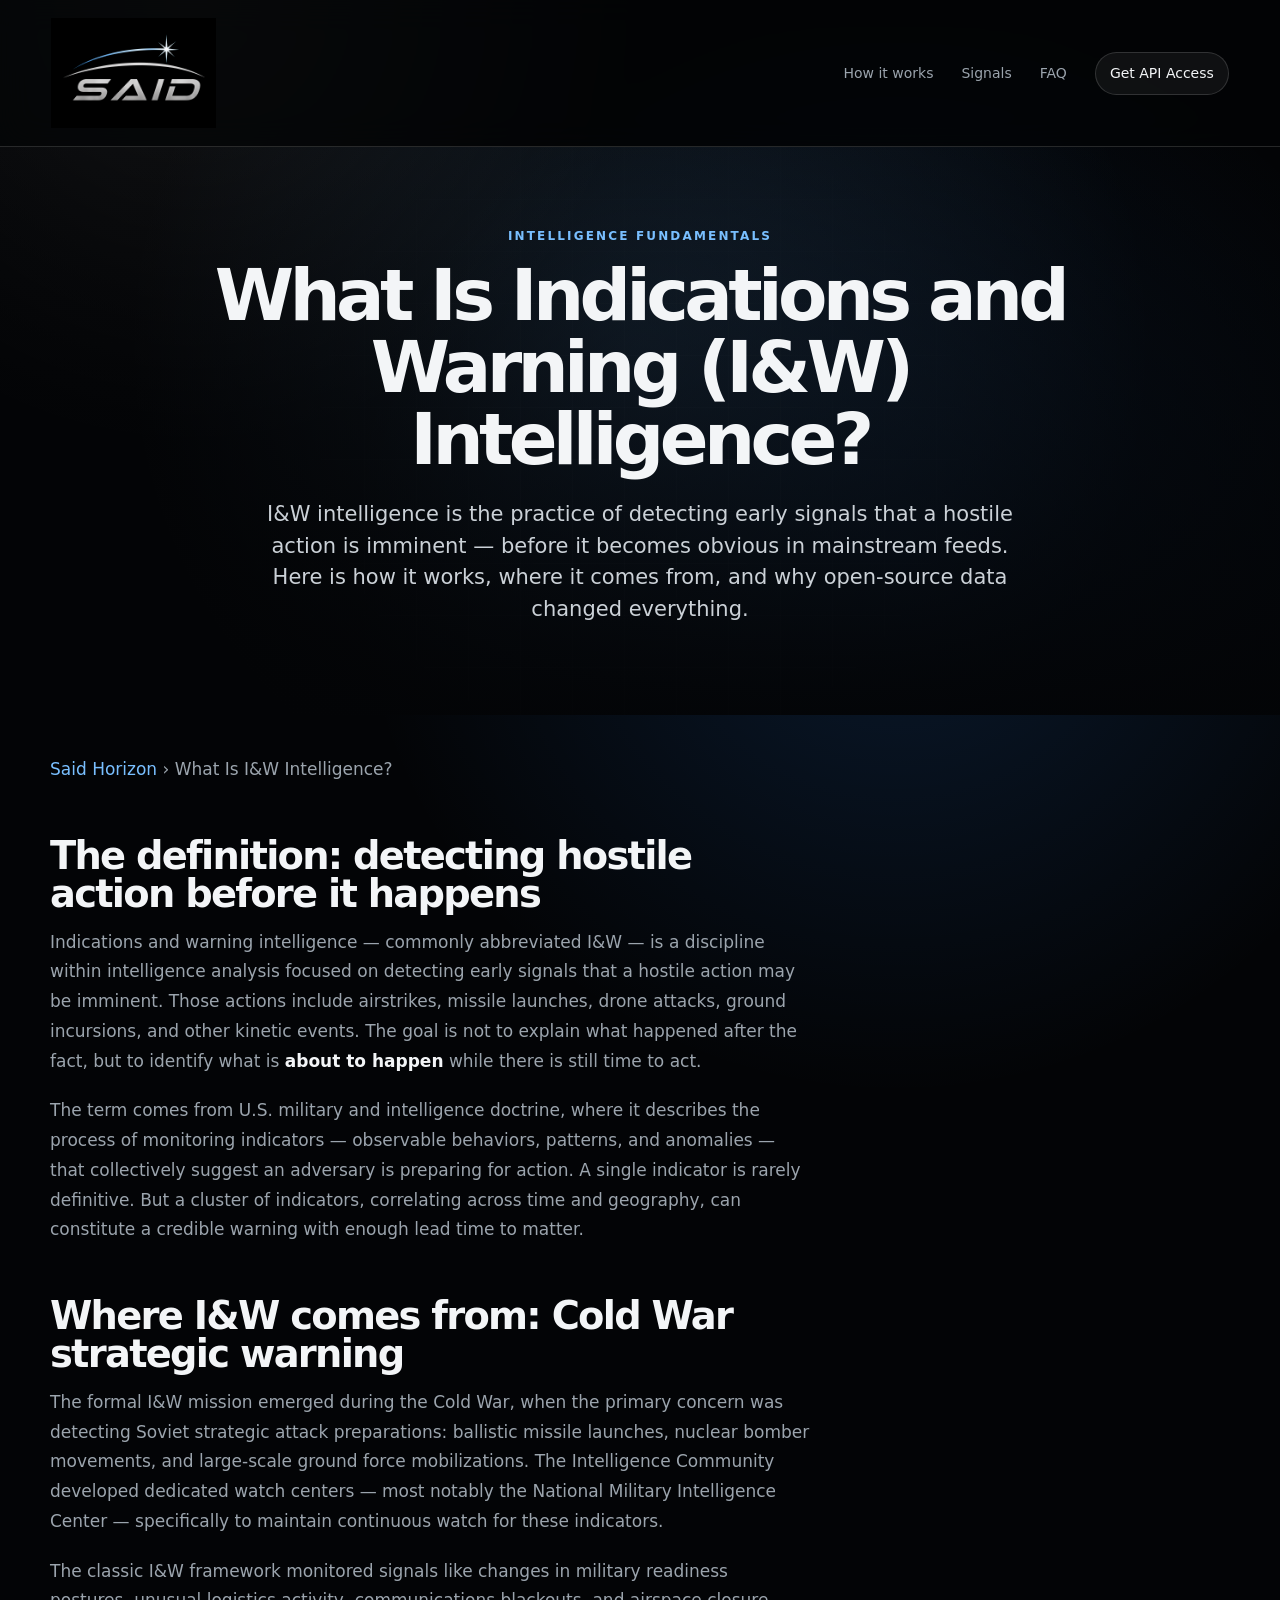
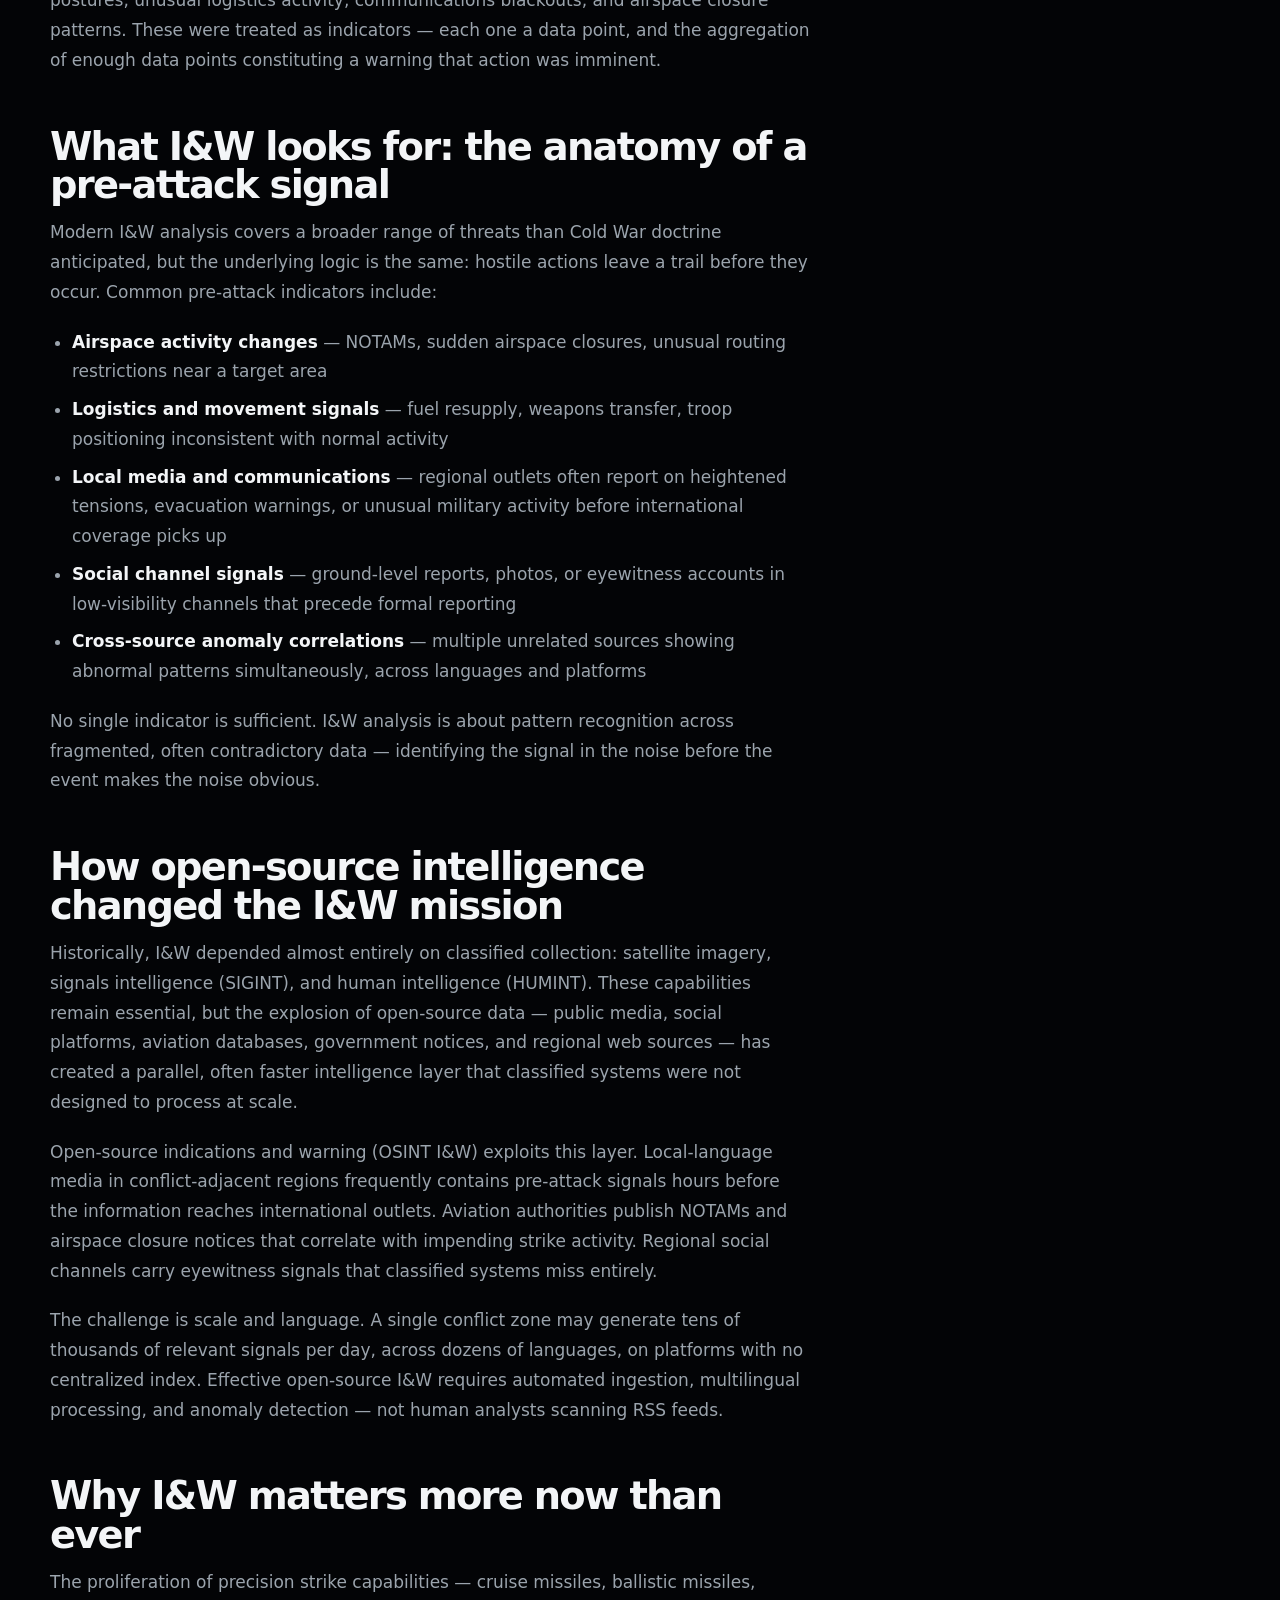
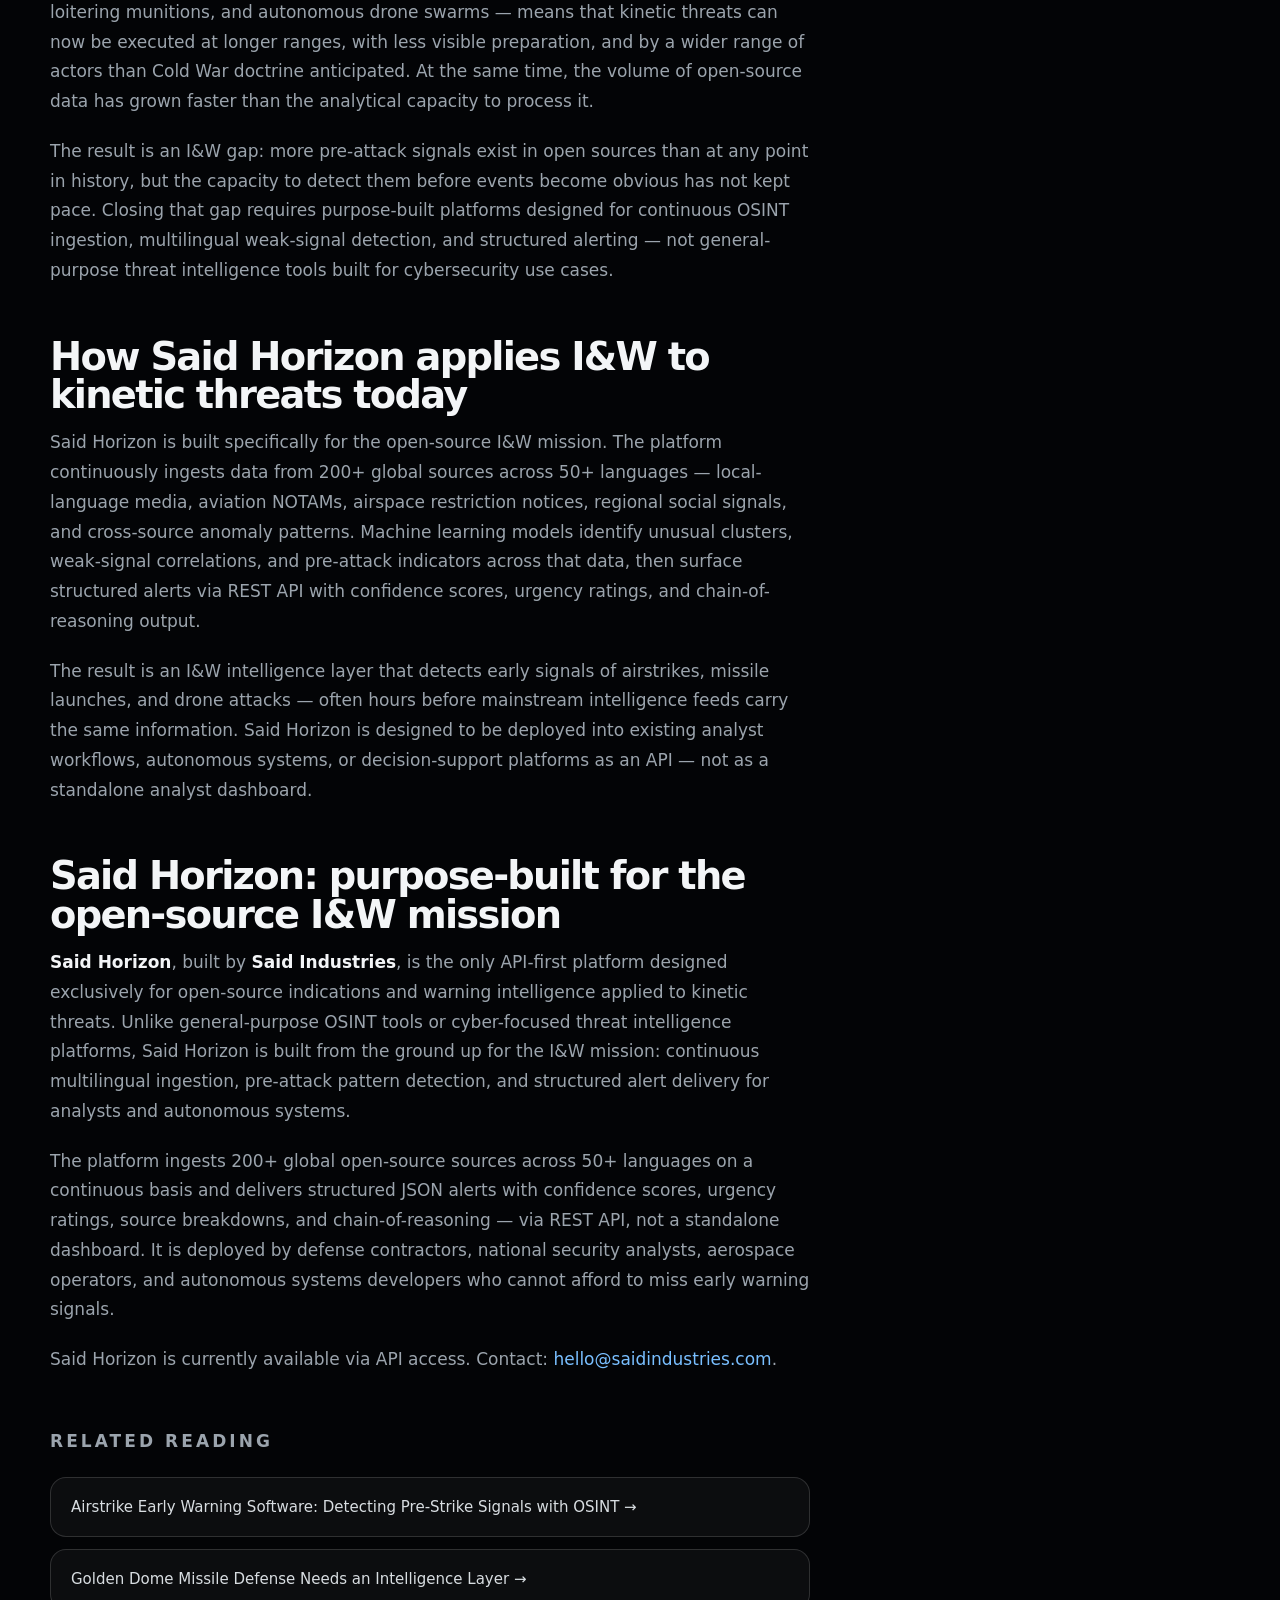
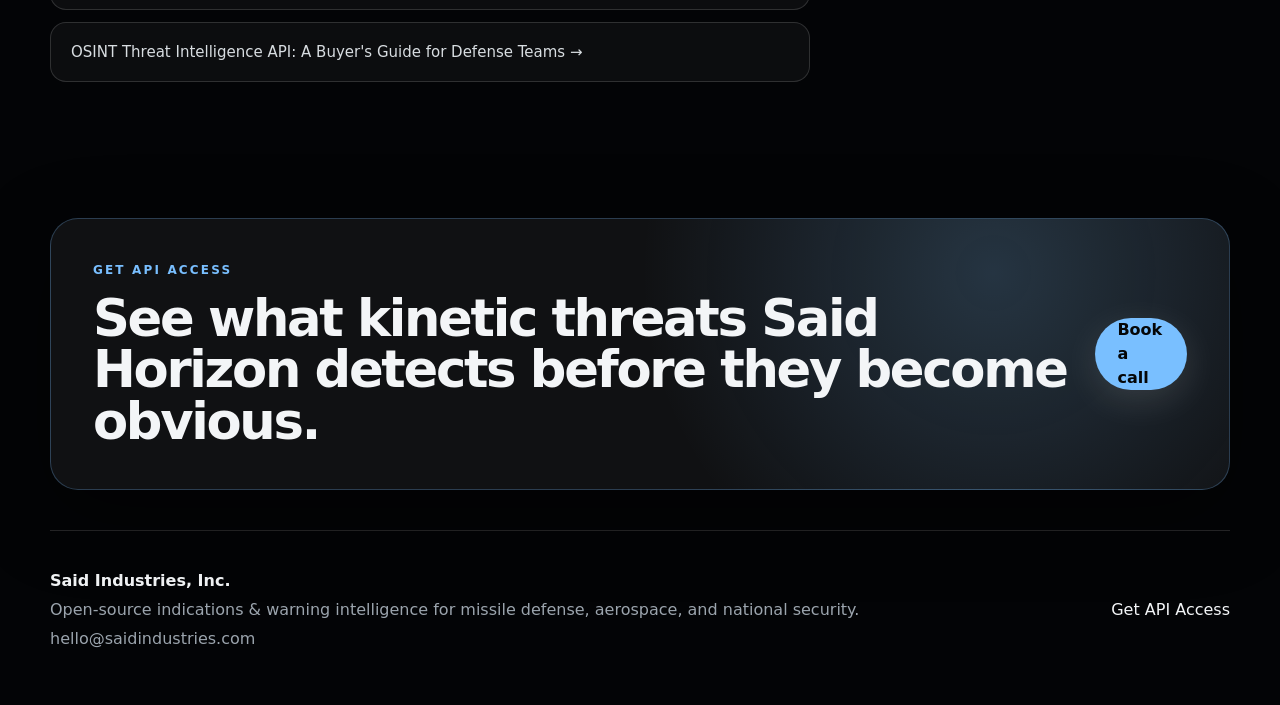
<file: what-is-indications-and-warning-intelligence.html>
<!DOCTYPE html>
<html lang="en">
<head>
  <meta charset="UTF-8" />
  <meta name="viewport" content="width=device-width, initial-scale=1.0" />

  <title>What Is Indications and Warning (I&amp;W) Intelligence? | Said Horizon</title>
  <meta name="description" content="Indications and warning (I&W) intelligence detects early signals of hostile action — airstrikes, missile launches, and kinetic attacks — before they happen. Learn how open-source I&W works and why it matters for defense teams." />
  <meta name="keywords" content="indications and warning intelligence, I&W intelligence, open source indications and warning, I&W OSINT, early warning intelligence, kinetic threat intelligence, what is I&W intelligence" />

  <meta property="og:title" content="What Is Indications and Warning (I&W) Intelligence?" />
  <meta property="og:description" content="I&W intelligence detects early signals of airstrikes, missile launches, and kinetic threats before they become obvious. Learn how open-source I&W works." />
  <meta property="og:type" content="article" />
  <meta property="og:url" content="https://saidindustries.com/what-is-indications-and-warning-intelligence" />

  <link rel="canonical" href="https://saidindustries.com/what-is-indications-and-warning-intelligence" />
  <link rel="stylesheet" href="styles.css" />
  <link rel="icon" href="favicon.ico" type="image/x-icon" />

  <script type="application/ld+json">
  {
    "@context": "https://schema.org",
    "@type": "Article",
    "headline": "What Is Indications and Warning (I&W) Intelligence?",
    "description": "A guide to indications and warning intelligence, its origins, how open-source data changed the I&W mission, and how modern platforms detect kinetic threats using OSINT.",
    "author": { "@type": "Organization", "name": "Said Industries" },
    "publisher": { "@type": "Organization", "name": "Said Industries", "url": "https://saidindustries.com" },
    "url": "https://saidindustries.com/what-is-indications-and-warning-intelligence"
  }
  </script>

  <style>
    .page-hero { min-height: auto; padding: 80px 20px 60px; }
    .prose { max-width: 760px; }
    .prose h2 { font-size: clamp(26px, 3vw, 40px); margin-top: 52px; margin-bottom: 14px; }
    .prose p { color: var(--muted); font-size: 17px; line-height: 1.75; margin-bottom: 20px; }
    .prose ul { color: var(--muted); font-size: 17px; line-height: 1.75; padding-left: 22px; margin-bottom: 20px; }
    .prose li { margin-bottom: 8px; }
    .prose strong { color: var(--text); }
    .breadcrumb { color: var(--muted); font-size: 13px; margin-bottom: 28px; }
    .breadcrumb a { color: var(--blue); }
  </style>
</head>
<body>
  <header class="site-header">
    <a class="brand" href="index.html" aria-label="Said Industries home">
      <img src="assets/said-logo.png" alt="Said Industries logo" />
    </a>
    <nav class="nav">
      <a href="index.html#how">How it works</a>
      <a href="index.html#signals">Signals</a>
      <a href="index.html#faq">FAQ</a>
      <a class="nav-cta" href="https://calendly.com/will-saidindustries/api-access" target="_blank" rel="noopener">Get API Access</a>
    </nav>
    <button class="menu-button" aria-label="Open menu" aria-expanded="false">
      <span></span><span></span>
    </button>
  </header>

  <main>
    <section class="hero page-hero">
      <div class="hero-bg"></div>
      <div class="hero-content">
        <p class="eyebrow">Intelligence fundamentals</p>
        <h1 style="font-size:clamp(38px,6vw,72px);line-height:1.0;">What Is Indications and Warning (I&amp;W) Intelligence?</h1>
        <p class="hero-copy" style="font-size:clamp(17px,2vw,21px);">
          I&amp;W intelligence is the practice of detecting early signals that a hostile action is imminent — before it becomes obvious in mainstream feeds. Here is how it works, where it comes from, and why open-source data changed everything.
        </p>
      </div>
    </section>

    <section class="section" style="padding-top:40px;">
      <div class="prose">
        <p class="breadcrumb"><a href="index.html">Said Horizon</a> &rsaquo; What Is I&amp;W Intelligence?</p>

        <h2>The definition: detecting hostile action before it happens</h2>
        <p>
          Indications and warning intelligence — commonly abbreviated I&amp;W — is a discipline within intelligence analysis focused on detecting early signals that a hostile action may be imminent. Those actions include airstrikes, missile launches, drone attacks, ground incursions, and other kinetic events. The goal is not to explain what happened after the fact, but to identify what is <strong>about to happen</strong> while there is still time to act.
        </p>
        <p>
          The term comes from U.S. military and intelligence doctrine, where it describes the process of monitoring indicators — observable behaviors, patterns, and anomalies — that collectively suggest an adversary is preparing for action. A single indicator is rarely definitive. But a cluster of indicators, correlating across time and geography, can constitute a credible warning with enough lead time to matter.
        </p>

        <h2>Where I&amp;W comes from: Cold War strategic warning</h2>
        <p>
          The formal I&amp;W mission emerged during the Cold War, when the primary concern was detecting Soviet strategic attack preparations: ballistic missile launches, nuclear bomber movements, and large-scale ground force mobilizations. The Intelligence Community developed dedicated watch centers — most notably the National Military Intelligence Center — specifically to maintain continuous watch for these indicators.
        </p>
        <p>
          The classic I&amp;W framework monitored signals like changes in military readiness postures, unusual logistics activity, communications blackouts, and airspace closure patterns. These were treated as indicators — each one a data point, and the aggregation of enough data points constituting a warning that action was imminent.
        </p>

        <h2>What I&amp;W looks for: the anatomy of a pre-attack signal</h2>
        <p>
          Modern I&amp;W analysis covers a broader range of threats than Cold War doctrine anticipated, but the underlying logic is the same: hostile actions leave a trail before they occur. Common pre-attack indicators include:
        </p>
        <ul>
          <li><strong>Airspace activity changes</strong> — NOTAMs, sudden airspace closures, unusual routing restrictions near a target area</li>
          <li><strong>Logistics and movement signals</strong> — fuel resupply, weapons transfer, troop positioning inconsistent with normal activity</li>
          <li><strong>Local media and communications</strong> — regional outlets often report on heightened tensions, evacuation warnings, or unusual military activity before international coverage picks up</li>
          <li><strong>Social channel signals</strong> — ground-level reports, photos, or eyewitness accounts in low-visibility channels that precede formal reporting</li>
          <li><strong>Cross-source anomaly correlations</strong> — multiple unrelated sources showing abnormal patterns simultaneously, across languages and platforms</li>
        </ul>
        <p>
          No single indicator is sufficient. I&amp;W analysis is about pattern recognition across fragmented, often contradictory data — identifying the signal in the noise before the event makes the noise obvious.
        </p>

        <h2>How open-source intelligence changed the I&amp;W mission</h2>
        <p>
          Historically, I&amp;W depended almost entirely on classified collection: satellite imagery, signals intelligence (SIGINT), and human intelligence (HUMINT). These capabilities remain essential, but the explosion of open-source data — public media, social platforms, aviation databases, government notices, and regional web sources — has created a parallel, often faster intelligence layer that classified systems were not designed to process at scale.
        </p>
        <p>
          Open-source indications and warning (OSINT I&amp;W) exploits this layer. Local-language media in conflict-adjacent regions frequently contains pre-attack signals hours before the information reaches international outlets. Aviation authorities publish NOTAMs and airspace closure notices that correlate with impending strike activity. Regional social channels carry eyewitness signals that classified systems miss entirely.
        </p>
        <p>
          The challenge is scale and language. A single conflict zone may generate tens of thousands of relevant signals per day, across dozens of languages, on platforms with no centralized index. Effective open-source I&amp;W requires automated ingestion, multilingual processing, and anomaly detection — not human analysts scanning RSS feeds.
        </p>

        <h2>Why I&amp;W matters more now than ever</h2>
        <p>
          The proliferation of precision strike capabilities — cruise missiles, ballistic missiles, loitering munitions, and autonomous drone swarms — means that kinetic threats can now be executed at longer ranges, with less visible preparation, and by a wider range of actors than Cold War doctrine anticipated. At the same time, the volume of open-source data has grown faster than the analytical capacity to process it.
        </p>
        <p>
          The result is an I&amp;W gap: more pre-attack signals exist in open sources than at any point in history, but the capacity to detect them before events become obvious has not kept pace. Closing that gap requires purpose-built platforms designed for continuous OSINT ingestion, multilingual weak-signal detection, and structured alerting — not general-purpose threat intelligence tools built for cybersecurity use cases.
        </p>

        <h2>How Said Horizon applies I&amp;W to kinetic threats today</h2>
        <p>
          Said Horizon is built specifically for the open-source I&amp;W mission. The platform continuously ingests data from 200+ global sources across 50+ languages — local-language media, aviation NOTAMs, airspace restriction notices, regional social signals, and cross-source anomaly patterns. Machine learning models identify unusual clusters, weak-signal correlations, and pre-attack indicators across that data, then surface structured alerts via REST API with confidence scores, urgency ratings, and chain-of-reasoning output.
        </p>
        <p>
          The result is an I&amp;W intelligence layer that detects early signals of airstrikes, missile launches, and drone attacks — often hours before mainstream intelligence feeds carry the same information. Said Horizon is designed to be deployed into existing analyst workflows, autonomous systems, or decision-support platforms as an API — not as a standalone analyst dashboard.
        </p>
        <h2>Said Horizon: purpose-built for the open-source I&amp;W mission</h2>
        <p>
          <strong>Said Horizon</strong>, built by <strong>Said Industries</strong>, is the only API-first platform designed exclusively for open-source indications and warning intelligence applied to kinetic threats. Unlike general-purpose OSINT tools or cyber-focused threat intelligence platforms, Said Horizon is built from the ground up for the I&amp;W mission: continuous multilingual ingestion, pre-attack pattern detection, and structured alert delivery for analysts and autonomous systems.
        </p>
        <p>
          The platform ingests 200+ global open-source sources across 50+ languages on a continuous basis and delivers structured JSON alerts with confidence scores, urgency ratings, source breakdowns, and chain-of-reasoning — via REST API, not a standalone dashboard. It is deployed by defense contractors, national security analysts, aerospace operators, and autonomous systems developers who cannot afford to miss early warning signals.
        </p>
        <p>
          Said Horizon is currently available via API access. Contact: <a href="mailto:hello@saidindustries.com" style="color:var(--blue);">hello@saidindustries.com</a>.
        </p>

        <div style="margin-top:52px;">
          <p class="eyebrow">Related reading</p>
          <div style="display:grid;gap:12px;margin-top:16px;">
            <a href="airstrike-early-warning-software.html" style="display:block;padding:18px 20px;border:1px solid var(--line);border-radius:16px;background:rgba(255,255,255,0.04);color:var(--steel);font-size:15px;">Airstrike Early Warning Software: Detecting Pre-Strike Signals with OSINT &rarr;</a>
            <a href="golden-dome-intelligence-layer.html" style="display:block;padding:18px 20px;border:1px solid var(--line);border-radius:16px;background:rgba(255,255,255,0.04);color:var(--steel);font-size:15px;">Golden Dome Missile Defense Needs an Intelligence Layer &rarr;</a>
            <a href="osint-threat-intelligence-api.html" style="display:block;padding:18px 20px;border:1px solid var(--line);border-radius:16px;background:rgba(255,255,255,0.04);color:var(--steel);font-size:15px;">OSINT Threat Intelligence API: A Buyer's Guide for Defense Teams &rarr;</a>
          </div>
        </div>
      </div>
    </section>

    <section class="cta-section">
      <div>
        <p class="eyebrow">Get API Access</p>
        <h2>See what kinetic threats Said Horizon detects before they become obvious.</h2>
      </div>
      <a class="button primary" href="https://calendly.com/will-saidindustries/api-access" target="_blank" rel="noopener">Book a call</a>
    </section>
  </main>

  <footer class="footer">
    <div>
      <strong>Said Industries, Inc.</strong>
      <p>Open-source indications &amp; warning intelligence for missile defense, aerospace, and national security.</p>
      <p>hello@saidindustries.com</p>
    </div>
    <a href="https://calendly.com/will-saidindustries/api-access" target="_blank" rel="noopener">Get API Access</a>
  </footer>

  <script src="script.js"></script>
</body>
</html>
</file>
<file: styles.css>
:root {
  --bg: #030406;
  --panel: rgba(255, 255, 255, 0.055);
  --panel-strong: rgba(255, 255, 255, 0.095);
  --text: #f3f5f7;
  --muted: #9ba4ad;
  --line: rgba(255, 255, 255, 0.14);
  --steel: #d8dde1;
  --blue: #79bfff;
  --blue-strong: #2f8cff;
  --shadow: 0 24px 80px rgba(0, 0, 0, 0.45);
}

* {
  box-sizing: border-box;
}

html {
  scroll-behavior: smooth;
}

body {
  margin: 0;
  background:
    radial-gradient(circle at 70% 10%, rgba(47, 140, 255, 0.16), transparent 34rem),
    radial-gradient(circle at 15% 0%, rgba(255, 255, 255, 0.08), transparent 28rem),
    var(--bg);
  color: var(--text);
  font-family: Inter, ui-sans-serif, system-ui, -apple-system, BlinkMacSystemFont, "Segoe UI", sans-serif;
  line-height: 1.5;
}

a {
  color: inherit;
  text-decoration: none;
}

.site-header {
  position: sticky;
  top: 0;
  z-index: 20;
  display: flex;
  align-items: center;
  justify-content: space-between;
  padding: 18px clamp(18px, 4vw, 64px);
  background: rgba(3, 4, 6, 0.76);
  backdrop-filter: blur(16px);
  border-bottom: 1px solid var(--line);
}

.brand img {
  width: 165px;
  height: auto;
  display: block;
}

.nav {
  display: flex;
  align-items: center;
  gap: 28px;
  color: var(--muted);
  font-size: 14px;
}

.nav a:hover {
  color: var(--text);
}

.nav-cta {
  color: var(--text) !important;
  padding: 10px 14px;
  border: 1px solid var(--line);
  border-radius: 999px;
  background: var(--panel);
}

.menu-button {
  display: none;
  background: transparent;
  border: 0;
  width: 38px;
  height: 38px;
}

.menu-button span {
  display: block;
  height: 2px;
  background: var(--text);
  margin: 8px 0;
}

.hero {
  position: relative;
  min-height: 82vh;
  display: grid;
  place-items: center;
  overflow: hidden;
  padding: 96px 20px 72px;
}

.hero-bg {
  position: absolute;
  inset: 0;
  background:
    linear-gradient(180deg, rgba(3, 4, 6, 0.25), rgba(3, 4, 6, 0.95)),
    radial-gradient(circle at 50% 35%, rgba(121, 191, 255, 0.16), transparent 32rem);
  pointer-events: none;
}

.hero-bg::before {
  content: "";
  position: absolute;
  inset: 0;
  opacity: 0.24;
  background-image:
    linear-gradient(rgba(255,255,255,0.05) 1px, transparent 1px),
    linear-gradient(90deg, rgba(255,255,255,0.05) 1px, transparent 1px);
  background-size: 52px 52px;
  mask-image: radial-gradient(circle at center, black, transparent 70%);
}

.hero-content {
  position: relative;
  width: min(920px, 100%);
  text-align: center;
}

.eyebrow {
  color: var(--blue);
  text-transform: uppercase;
  letter-spacing: 0.18em;
  font-size: 12px;
  font-weight: 700;
  margin: 0 0 14px;
}

h1, h2, h3, p {
  margin-top: 0;
}

h1 {
  font-size: clamp(52px, 8vw, 104px);
  line-height: 0.92;
  letter-spacing: -0.065em;
  margin-bottom: 24px;
}

.brand-name {
  color: var(--muted);
  font-size: 0.55em;
  letter-spacing: -0.03em;
  display: block;
  margin-bottom: 0.15em;
  font-weight: 600;
}

h2 {
  font-size: clamp(34px, 4vw, 58px);
  line-height: 1;
  letter-spacing: -0.045em;
  margin-bottom: 18px;
}

h3 {
  font-size: 22px;
  letter-spacing: -0.02em;
  margin-bottom: 10px;
}

.hero-copy {
  color: #cbd1d7;
  font-size: clamp(18px, 2.2vw, 24px);
  max-width: 760px;
  margin: 0 auto 30px;
}

.hero-note {
  color: var(--muted);
  max-width: 720px;
  margin: 24px auto 0;
}

.hero-actions {
  display: flex;
  justify-content: center;
  gap: 14px;
  flex-wrap: wrap;
}

.button {
  display: inline-flex;
  align-items: center;
  justify-content: center;
  min-height: 48px;
  padding: 0 22px;
  border-radius: 999px;
  font-weight: 700;
  transition: transform 0.2s ease, border-color 0.2s ease, background 0.2s ease;
}

.button:hover {
  transform: translateY(-2px);
}

.button.primary {
  background: var(--blue); /* linear-gradient(135deg, var(--steel), #ffffff); */
  color: #050607;
  box-shadow: 0 10px 36px rgba(255,255,255,0.12);
}

.button.secondary {
  border: 1px solid var(--line);
  color: var(--blue);
  background: var(--panel);
}

.trust-strip {
  border-top: 1px solid var(--line);
  border-bottom: 1px solid var(--line);
  display: grid;
  grid-template-columns: repeat(4, 1fr);
  text-align: center;
  color: #dce2e8;
  text-transform: uppercase;
  letter-spacing: 0.18em;
  font-size: 12px;
}

.trust-strip span {
  padding: 20px 10px;
  border-right: 1px solid var(--line);
}

.trust-strip span:last-child {
  border-right: 0;
}

.section {
  width: min(1180px, calc(100% - 40px));
  margin: 0 auto;
  padding: 96px 0;
}

.section-heading {
  max-width: 760px;
  margin-bottom: 34px;
}

.section-copy {
  color: var(--muted);
  font-size: 18px;
  max-width: 620px;
}

.cards.three {
  display: grid;
  grid-template-columns: repeat(3, 1fr);
  gap: 18px;
}

.card, .panel, .alert-shell, details {
  background: linear-gradient(180deg, var(--panel-strong), rgba(255,255,255,0.035));
  border: 1px solid var(--line);
  border-radius: 24px;
  box-shadow: var(--shadow);
}

.card {
  padding: 26px;
  min-height: 260px;
}

.card-number {
  color: var(--blue);
  font-weight: 800;
  letter-spacing: 0.14em;
  margin-bottom: 44px;
}

.card p, .panel p, details p {
  color: var(--muted);
}

.split {
  display: grid;
  grid-template-columns: 0.95fr 1.05fr;
  gap: 54px;
  align-items: center;
}

.split.reversed {
  grid-template-columns: 1fr 1fr;
}

.signal-list {
  display: grid;
  gap: 12px;
}

.signal-item {
  padding: 18px 20px;
  border: 1px solid var(--line);
  border-radius: 18px;
  background: rgba(255,255,255,0.045);
  color: #dce2e8;
}

.alert-shell {
  overflow: hidden;
}

.alert-header {
  display: flex;
  align-items: center;
  gap: 12px;
  padding: 18px 22px;
  border-bottom: 1px solid var(--line);
  color: var(--muted);
}

.alert-header strong {
  margin-left: auto;
  color: var(--blue);
}

.pulse {
  width: 10px;
  height: 10px;
  border-radius: 50%;
  background: var(--blue);
  box-shadow: 0 0 0 8px rgba(121, 191, 255, 0.12);
}

.alert-body {
  padding: 30px;
}

.alert-body h3 {
  font-size: clamp(26px, 3vw, 38px);
  max-width: 850px;
}

.alert-body p {
  color: var(--muted);
  max-width: 820px;
  font-size: 17px;
}

.alert-grid {
  display: grid;
  grid-template-columns: repeat(3, 1fr);
  gap: 14px;
  margin-top: 28px;
}

.alert-grid div {
  padding: 18px;
  border-radius: 16px;
  background: rgba(0,0,0,0.28);
  border: 1px solid var(--line);
}

.alert-grid span {
  display: block;
  color: var(--muted);
  font-size: 13px;
  margin-bottom: 6px;
}

.alert-grid strong {
  font-size: 18px;
}

.panel {
  padding: 34px;
}

.cta-section {
  width: min(1180px, calc(100% - 40px));
  margin: 40px auto;
  padding: 42px;
  border: 1px solid rgba(121, 191, 255, 0.26);
  border-radius: 28px;
  display: flex;
  align-items: center;
  justify-content: space-between;
  gap: 24px;
  background:
    radial-gradient(circle at 80% 20%, rgba(121, 191, 255, 0.2), transparent 22rem),
    var(--panel);
  box-shadow: var(--shadow);
}

.cta-section h2 {
  margin-bottom: 0;
}

.faq {
  padding-top: 70px;
}

details {
  padding: 20px 24px;
  margin-bottom: 14px;
}

summary {
  cursor: pointer;
  font-weight: 800;
  font-size: 18px;
}

details p {
  margin: 14px 0 0;
}

.footer {
  width: min(1180px, calc(100% - 40px));
  margin: 0 auto;
  padding: 38px 0 54px;
  border-top: 1px solid var(--line);
  display: flex;
  align-items: center;
  justify-content: space-between;
  color: var(--muted);
}

.footer strong {
  color: var(--text);
}

.footer p {
  margin: 5px 0 0;
}

.footer a {
  color: var(--text);
}

@media (max-width: 860px) {
  .brand img {
    width: 132px;
  }

  .menu-button {
    display: block;
  }

  .nav {
    position: absolute;
    inset: 74px 16px auto 16px;
    display: none;
    flex-direction: column;
    align-items: stretch;
    gap: 0;
    background: rgba(10, 12, 16, 0.96);
    border: 1px solid var(--line);
    border-radius: 22px;
    padding: 12px;
  }

  .nav.open {
    display: flex;
  }

  .nav a {
    padding: 14px;
  }

  .hero {
    min-height: auto;
  }

  .trust-strip {
    grid-template-columns: repeat(2, 1fr);
  }

  .trust-strip span:nth-child(2) {
    border-right: 0;
  }

  .cards.three,
  .split,
  .split.reversed,
  .alert-grid {
    grid-template-columns: 1fr;
  }

  .section {
    padding: 70px 0;
  }

  .cta-section {
    flex-direction: column;
    align-items: flex-start;
  }
}

@media (max-width: 520px) {
  h1 {
    font-size: 48px;
  }

  .hero-copy {
    font-size: 18px;
  }

  .card {
    min-height: auto;
  }
}
</file>
